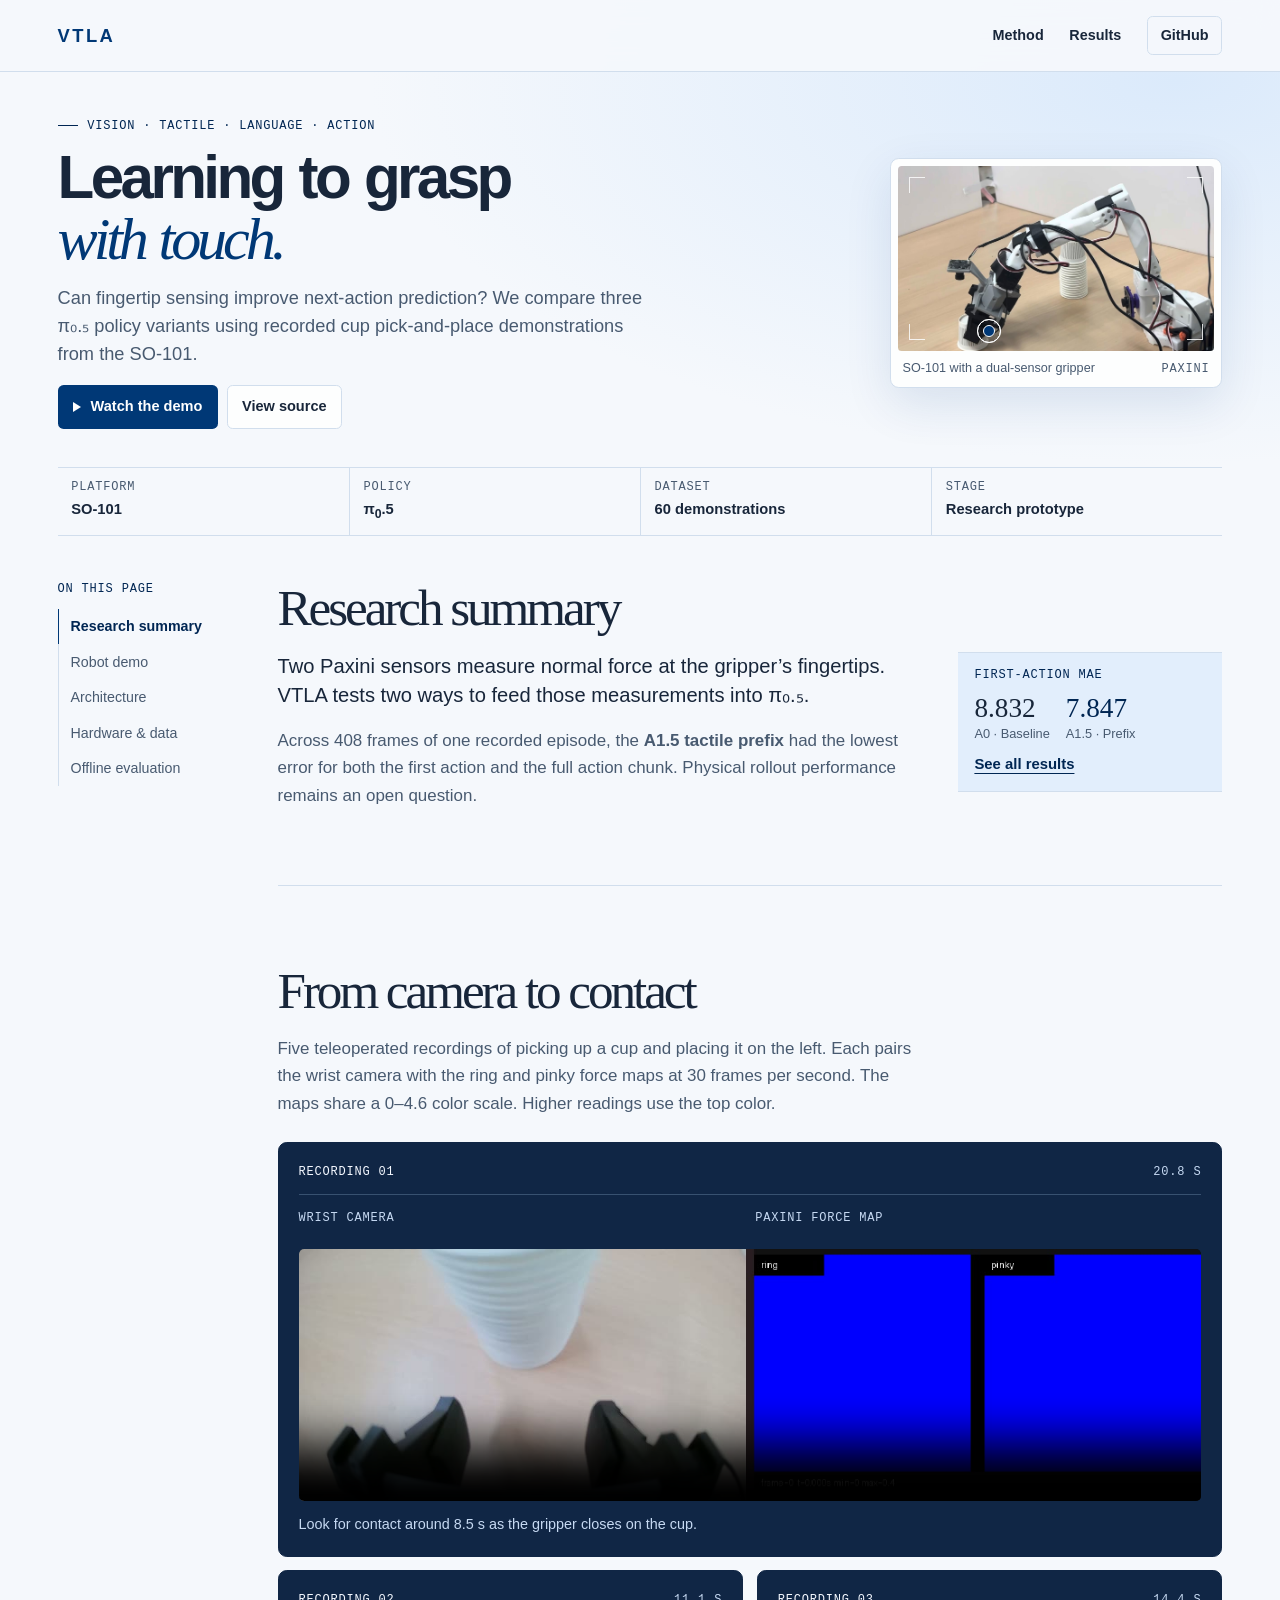
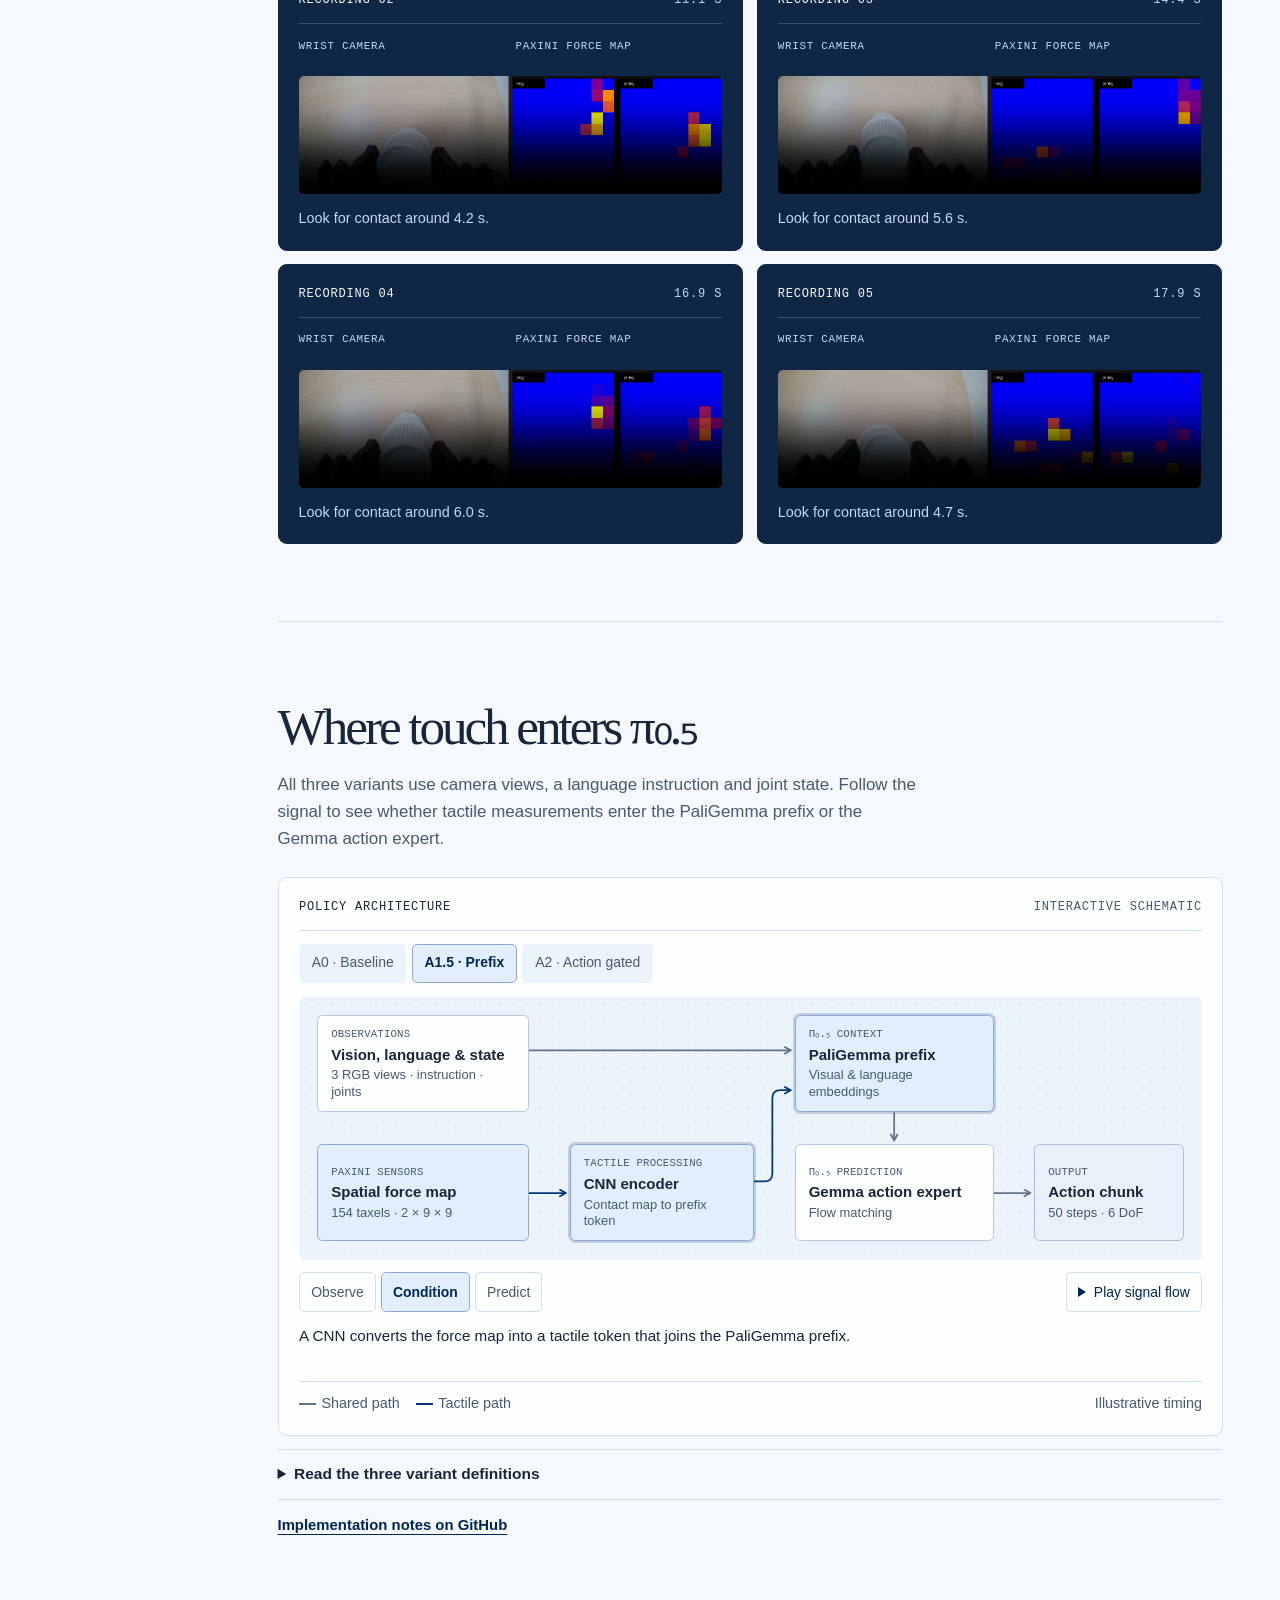
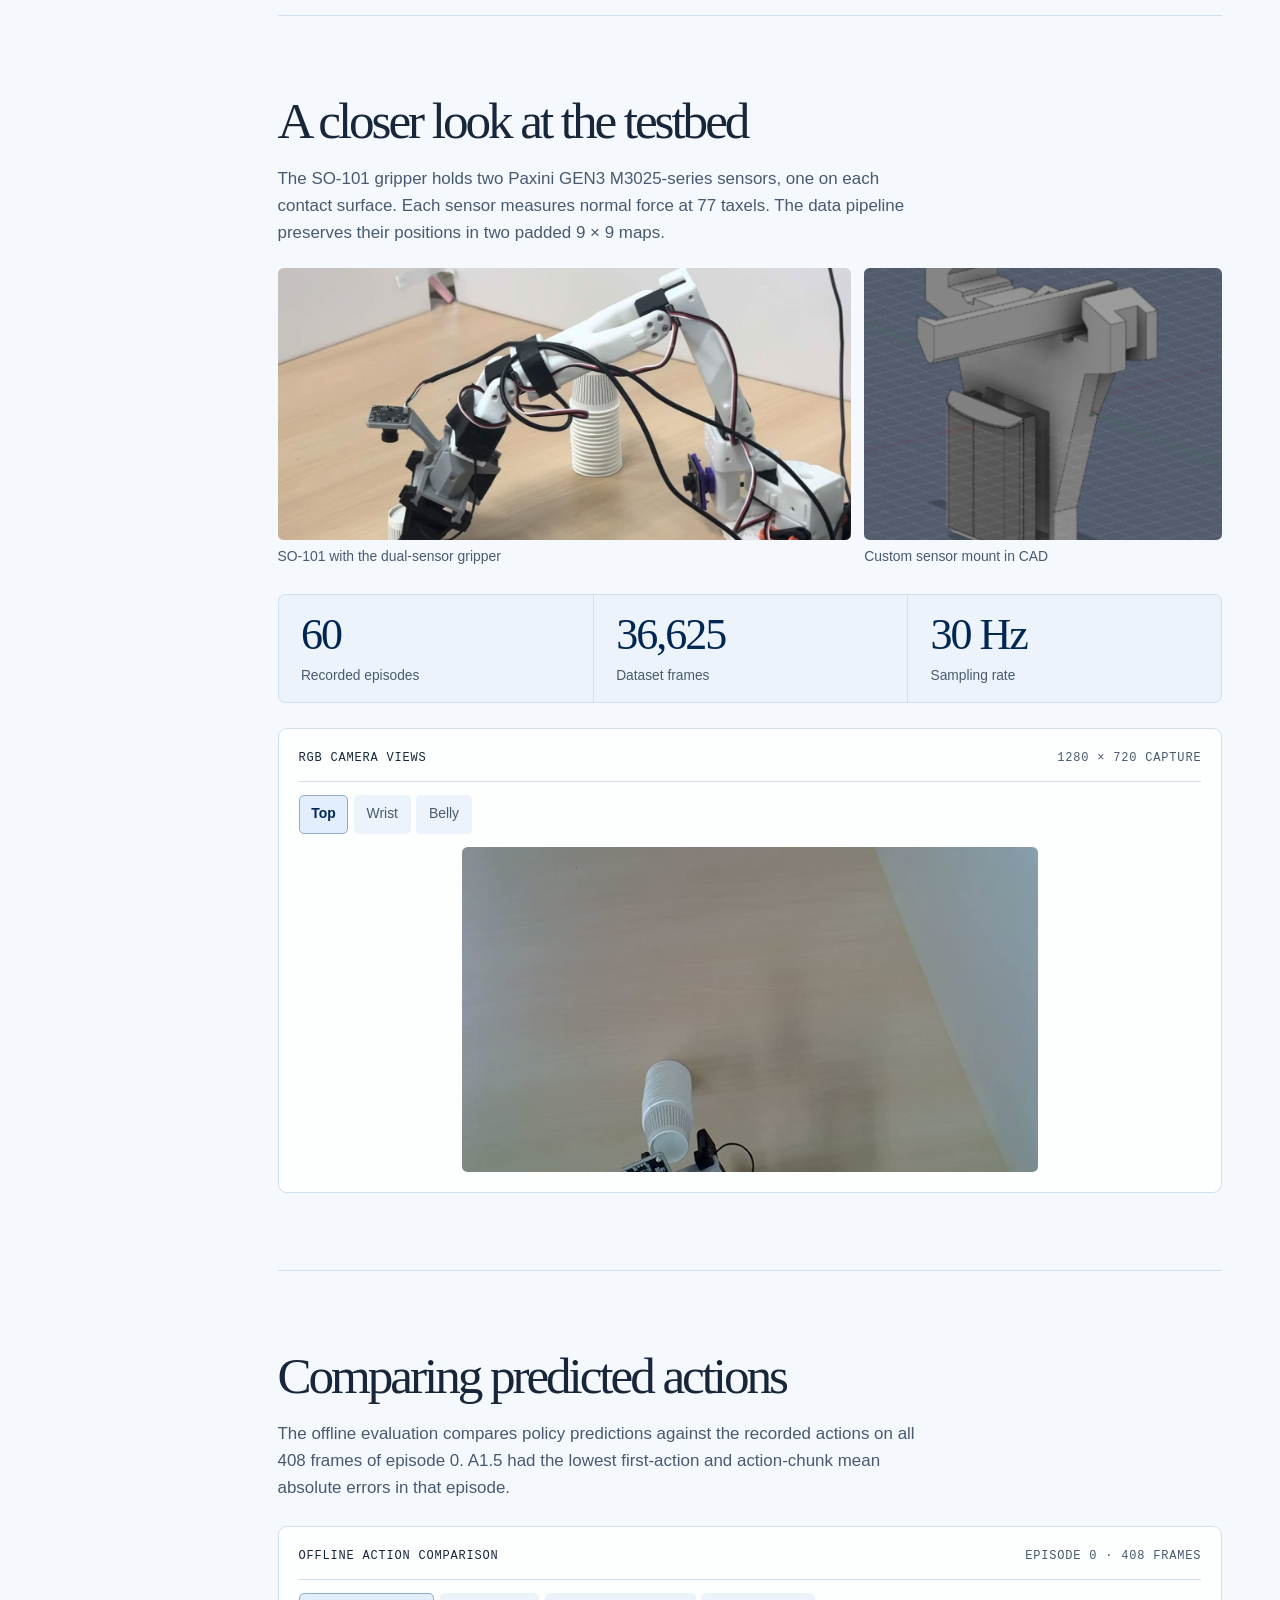
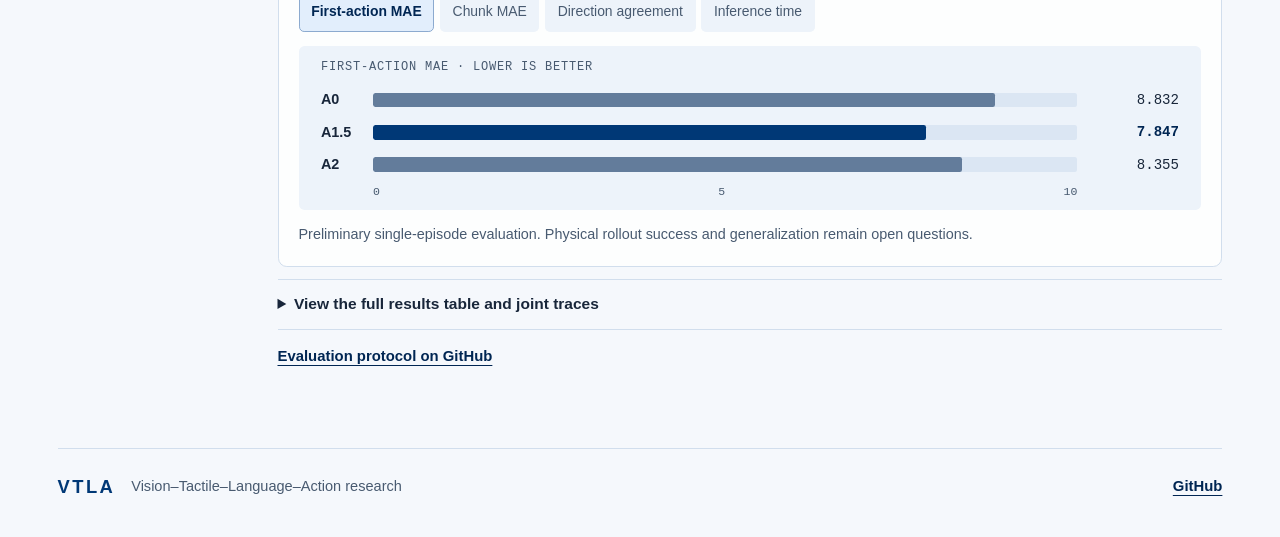
<file: index.html>
<!doctype html>
<html lang="en">
<head>
  <meta charset="utf-8">
  <meta name="viewport" content="width=device-width, initial-scale=1">
  <meta name="theme-color" content="#f5f8fc">
  <meta name="description" content="VTLA studies how fingertip touch can inform a vision-language-action policy for SO-101 manipulation. Explore the robot, tactile signals, and preliminary offline results.">
  <meta property="og:title" content="VTLA — Learning to grasp with touch">
  <meta property="og:description" content="A vision–tactile–language–action research prototype for SO-101, Paxini, and π₀.₅.">
  <meta property="og:image" content="https://jhyeong687.github.io/VTLA/assets/robot.jpg">
  <title>VTLA — Learning to grasp with touch</title>
  <link rel="icon" href="[data-uri]" type="image/png">
  <link rel="stylesheet" href="site.css?v=3">
  <script src="site.js?v=2" defer></script>
</head>
<body id="top">
  <a class="skip" href="#main">Skip to content</a>
  <header class="masthead">
    <a class="wordmark" href="#top">VTLA</a>
    <nav aria-label="Quick links" class="mast-links">
      <a href="#approach">Method</a>
      <a href="#evaluation">Results</a>
      <a class="repo-link" href="https://github.com/jhyeong687/VTLA">GitHub</a>
    </nav>
  </header>
  <div class="reading-progress" aria-hidden="true"><span></span></div>

  <main id="main">
    <section class="hero page-width" aria-labelledby="page-title">
      <div class="hero-intro">
        <p class="eyebrow"><span class="label-rule"></span>Vision · Tactile · Language · Action</p>
        <h1 id="page-title">Learning to grasp <em>with touch.</em></h1>
        <p class="hero-deck">Can fingertip sensing improve next-action prediction? We compare three π₀.₅ policy variants using recorded cup pick-and-place demonstrations from the SO-101.</p>
        <div class="hero-links">
          <a class="button primary" href="#demo"><span class="play-icon" aria-hidden="true"></span>Watch the demo</a>
          <a class="button secondary" href="https://github.com/jhyeong687/VTLA">View source</a>
        </div>
      </div>

      <figure class="hero-figure">
        <div class="hero-image">
          <img src="assets/robot.jpg" width="1400" height="818" alt="SO-101 robot with a tactile gripper reaching for a paper cup">
          <span class="contact-marker" aria-hidden="true"></span>
          <span class="frame-corner top-left" aria-hidden="true"></span>
          <span class="frame-corner top-right" aria-hidden="true"></span>
          <span class="frame-corner bottom-left" aria-hidden="true"></span>
          <span class="frame-corner bottom-right" aria-hidden="true"></span>
        </div>
        <figcaption><span>SO-101 with a dual-sensor gripper</span><span class="caption-meta">Paxini</span></figcaption>
      </figure>
      <dl class="project-meta">
        <div><dt>Platform</dt><dd>SO-101</dd></div>
        <div><dt>Policy</dt><dd>π<sub>0</sub>.5</dd></div>
        <div><dt>Dataset</dt><dd>60 demonstrations</dd></div>
        <div><dt>Stage</dt><dd>Research prototype</dd></div>
      </dl>
    </section>

    <div class="article-layout page-width">
      <aside class="contents">
        <nav aria-label="On this page">
          <p class="eyebrow">On this page</p>
          <a href="#overview" aria-current="location">Research summary</a>
          <a href="#demo">Robot demo</a>
          <a href="#approach">Architecture</a>
          <a href="#hardware">Hardware &amp; data</a>
          <a href="#evaluation">Offline evaluation</a>
        </nav>
      </aside>

      <div class="article">
        <section id="overview" class="chapter">
          <h2>Research summary</h2>
          <div class="summary-grid">
            <div class="summary-copy">
              <p class="lede">Two Paxini sensors measure normal force at the gripper’s fingertips. VTLA tests two ways to feed those measurements into π₀.₅.</p>
              <p>Across 408 frames of one recorded episode, the <strong>A1.5 tactile prefix</strong> had the lowest error for both the first action and the full action chunk. Physical rollout performance remains an open question.</p>
            </div>
            <div class="finding">
              <p class="eyebrow">First-action MAE</p>
              <dl class="finding-values">
                <div><dt>A0 · Baseline</dt><dd>8.832</dd></div>
                <div><dt>A1.5 · Prefix</dt><dd>7.847</dd></div>
              </dl>
              <a class="text-link" href="#evaluation">See all results</a>
            </div>
          </div>
        </section>

        <section id="demo" class="chapter">
          <h2>From camera to contact</h2>
          <p>Five teleoperated recordings of picking up a cup and placing it on the left. Each pairs the wrist camera with the ring and pinky force maps at 30 frames per second. The maps share a 0–4.6 color scale. Higher readings use the top color.</p>
          <figure class="instrument demo" id="demo-player">
            <div class="figure-header"><span>Recording 01</span><span>20.8 s</span></div>
            <div class="demo-grid">
              <p class="feed-label">Wrist camera</p>
              <p class="feed-label">Paxini force map</p>
              <video controls playsinline muted preload="metadata" width="1292" height="360" poster="assets/wrist-tactile-poster.jpg" aria-label="Wrist camera and synchronized ring and pinky force maps">
                <source src="assets/wrist-tactile.mp4" type="video/mp4">
                <a href="assets/wrist-tactile.mp4">Download the synchronized demonstration</a>
              </video>
            </div>
            <div class="transport" hidden>
              <button class="transport-button" type="button"><span class="play-icon" aria-hidden="true"></span><span class="transport-label">Play</span></button>
              <input class="seek" type="range" min="0" max="0" step="any" value="0" disabled aria-label="Seek demonstration">
              <output class="time" aria-label="Playback time">0:00 / 0:00</output>
            </div>
            <figcaption>Look for contact around 8.5 s as the gripper closes on the cup.</figcaption>
          </figure>

          <div class="demo-gallery" aria-label="Additional synchronized recordings">
              <figure class="instrument demo" id="demo-recording-02">
                <div class="figure-header"><span>Recording 02</span><span>11.1 s</span></div>
                <div class="demo-grid">
                  <p class="feed-label">Wrist camera</p>
                  <p class="feed-label">Paxini force map</p>
                  <video controls playsinline muted preload="metadata" width="1292" height="360" poster="assets/wrist-tactile-02-poster.jpg" aria-label="Recording 02: wrist camera and synchronized force maps">
                    <source src="assets/wrist-tactile-02.mp4" type="video/mp4">
                    <a href="assets/wrist-tactile-02.mp4">Download recording 02</a>
                  </video>
                </div>
                <div class="transport" hidden>
                  <button class="transport-button" type="button"><span class="play-icon" aria-hidden="true"></span><span class="transport-label">Play</span></button>
                  <input class="seek" type="range" min="0" max="0" step="any" value="0" disabled aria-label="Seek recording 02">
                  <output class="time" aria-label="Playback time">0:00 / 0:00</output>
                </div>
                <figcaption>Look for contact around 4.2 s.</figcaption>
              </figure>
              <figure class="instrument demo" id="demo-recording-03">
                <div class="figure-header"><span>Recording 03</span><span>14.4 s</span></div>
                <div class="demo-grid">
                  <p class="feed-label">Wrist camera</p>
                  <p class="feed-label">Paxini force map</p>
                  <video controls playsinline muted preload="metadata" width="1292" height="360" poster="assets/wrist-tactile-03-poster.jpg" aria-label="Recording 03: wrist camera and synchronized force maps">
                    <source src="assets/wrist-tactile-03.mp4" type="video/mp4">
                    <a href="assets/wrist-tactile-03.mp4">Download recording 03</a>
                  </video>
                </div>
                <div class="transport" hidden>
                  <button class="transport-button" type="button"><span class="play-icon" aria-hidden="true"></span><span class="transport-label">Play</span></button>
                  <input class="seek" type="range" min="0" max="0" step="any" value="0" disabled aria-label="Seek recording 03">
                  <output class="time" aria-label="Playback time">0:00 / 0:00</output>
                </div>
                <figcaption>Look for contact around 5.6 s.</figcaption>
              </figure>
              <figure class="instrument demo" id="demo-recording-04">
                <div class="figure-header"><span>Recording 04</span><span>16.9 s</span></div>
                <div class="demo-grid">
                  <p class="feed-label">Wrist camera</p>
                  <p class="feed-label">Paxini force map</p>
                  <video controls playsinline muted preload="metadata" width="1292" height="360" poster="assets/wrist-tactile-04-poster.jpg" aria-label="Recording 04: wrist camera and synchronized force maps">
                    <source src="assets/wrist-tactile-04.mp4" type="video/mp4">
                    <a href="assets/wrist-tactile-04.mp4">Download recording 04</a>
                  </video>
                </div>
                <div class="transport" hidden>
                  <button class="transport-button" type="button"><span class="play-icon" aria-hidden="true"></span><span class="transport-label">Play</span></button>
                  <input class="seek" type="range" min="0" max="0" step="any" value="0" disabled aria-label="Seek recording 04">
                  <output class="time" aria-label="Playback time">0:00 / 0:00</output>
                </div>
                <figcaption>Look for contact around 6.0 s.</figcaption>
              </figure>
              <figure class="instrument demo" id="demo-recording-05">
                <div class="figure-header"><span>Recording 05</span><span>17.9 s</span></div>
                <div class="demo-grid">
                  <p class="feed-label">Wrist camera</p>
                  <p class="feed-label">Paxini force map</p>
                  <video controls playsinline muted preload="metadata" width="1292" height="360" poster="assets/wrist-tactile-05-poster.jpg" aria-label="Recording 05: wrist camera and synchronized force maps">
                    <source src="assets/wrist-tactile-05.mp4" type="video/mp4">
                    <a href="assets/wrist-tactile-05.mp4">Download recording 05</a>
                  </video>
                </div>
                <div class="transport" hidden>
                  <button class="transport-button" type="button"><span class="play-icon" aria-hidden="true"></span><span class="transport-label">Play</span></button>
                  <input class="seek" type="range" min="0" max="0" step="any" value="0" disabled aria-label="Seek recording 05">
                  <output class="time" aria-label="Playback time">0:00 / 0:00</output>
                </div>
                <figcaption>Look for contact around 4.7 s.</figcaption>
              </figure>
          </div>
        </section>

        <section id="approach" class="chapter">
          <h2>Where touch enters π₀.₅</h2>
          <p>All three variants use camera views, a language instruction and joint state. Follow the signal to see whether tactile measurements enter the PaliGemma prefix or the Gemma action expert.</p>
          <figure class="instrument architecture" id="architecture" data-variant="prefix">
            <div class="figure-header"><span>Policy architecture</span><span>Interactive schematic</span></div>
            <fieldset class="selectors variant-select" hidden>
              <legend class="sr-only">Policy variant</legend>
              <label><input type="radio" name="variant" value="baseline"><span>A0 · Baseline</span></label>
              <label><input type="radio" name="variant" value="prefix" checked><span>A1.5 · Prefix</span></label>
              <label><input type="radio" name="variant" value="gated"><span>A2 · Action gated</span></label>
            </fieldset>
            <div class="flow" data-stage="condition" hidden>
              <svg class="flow-connections" aria-hidden="true" focusable="false">
                <defs>
                  <marker id="arrow-common" markerUnits="userSpaceOnUse" viewBox="0 0 10 10" refX="8" refY="5" markerWidth="10" markerHeight="10" orient="auto">
                    <path d="M 2 1.75 L 8 5 L 2 8.25" stroke-linecap="round" stroke-linejoin="round"/>
                  </marker>
                  <marker id="arrow-touch" markerUnits="userSpaceOnUse" viewBox="0 0 10 10" refX="8" refY="5" markerWidth="10" markerHeight="10" orient="auto">
                    <path d="M 2 1.75 L 8 5 L 2 8.25" stroke-linecap="round" stroke-linejoin="round"/>
                  </marker>
                </defs>
              </svg>
              <div class="flow-node context"><small>Observations</small><strong>Vision, language &amp; state</strong><span>3 RGB views · instruction · joints</span></div>
              <div class="flow-node touch"><small>Paxini sensors</small><strong>Spatial force map</strong><span>154 taxels · 2 × 9 × 9</span></div>
              <div class="flow-node encoder"><small>Tactile processing</small><strong data-encoder-title>CNN encoder</strong><span data-encoder-detail>Contact map to prefix token</span></div>
              <div class="flow-node prefix"><small>π₀.₅ context</small><strong>PaliGemma prefix</strong><span>Visual &amp; language embeddings</span></div>
              <div class="flow-node expert"><small>π₀.₅ prediction</small><strong>Gemma action expert</strong><span>Flow matching</span></div>
              <div class="flow-node action"><small>Output</small><strong>Action chunk</strong><span>50 steps · 6 DoF</span></div>
            </div>
            <div class="flow-controls" hidden>
              <div class="flow-steps" role="group" aria-label="Steps in the signal flow">
                <button type="button" data-step="observe" aria-pressed="false">Observe</button>
                <button type="button" data-step="condition" aria-pressed="true">Condition</button>
                <button type="button" data-step="predict" aria-pressed="false">Predict</button>
              </div>
              <button type="button" class="flow-play"><span class="play-icon" aria-hidden="true"></span><span data-flow-play-label>Play signal flow</span></button>
            </div>
            <p class="flow-step-note" data-flow-step aria-live="off" hidden></p>
            <figcaption>
              <span data-flow-fallback>A1.5 encodes the tactile map with a CNN and inserts the resulting token into the PaliGemma prefix.</span>
              <span class="flow-legend" hidden>
                <span class="shared">Shared path</span><span class="tactile">Tactile path</span><span class="flow-timing">Illustrative timing</span>
              </span>
            </figcaption>
          </figure>
          <details class="disclosure">
            <summary>Read the three variant definitions</summary>
            <dl>
              <dt>A0 · Baseline</dt><dd>Uses vision, language and robot joint state without tactile input.</dd>
              <dt>A1.5 · Tactile prefix</dt><dd>Encodes the tactile map with a CNN and inserts the resulting token into the PaliGemma prefix.</dd>
              <dt>A2 · Action gated</dt><dd>Uses local and global contact statistics to gate conditioning in the Gemma action expert.</dd>
            </dl>
          </details>
          <a class="text-link" href="https://github.com/jhyeong687/VTLA/blob/main/docs/tactile_pi05/ARCHITECTURE.md">Implementation notes on GitHub</a>
        </section>

        <section id="hardware" class="chapter">
          <h2>A closer look at the testbed</h2>
          <p>The SO-101 gripper holds two Paxini GEN3 M3025-series sensors, one on each contact surface. Each sensor measures normal force at 77 taxels. The data pipeline preserves their positions in two padded 9 × 9 maps.</p>
          <div class="hardware-gallery">
            <figure><img loading="lazy" src="assets/robot.jpg" width="1400" height="818" alt="SO-101 arm and its custom gripper on the cup testbed"><figcaption>SO-101 with the dual-sensor gripper</figcaption></figure>
            <figure><img loading="lazy" src="assets/mount.jpg" width="778" height="822" alt="CAD render of the custom tactile sensor mount"><figcaption>Custom sensor mount in CAD</figcaption></figure>
          </div>
          <dl class="key-facts hardware-facts">
            <div><dt>60</dt><dd>Recorded episodes</dd></div>
            <div><dt>36,625</dt><dd>Dataset frames</dd></div>
            <div><dt>30 Hz</dt><dd>Sampling rate</dd></div>
          </dl>
          <figure class="instrument camera-viewer">
            <div class="figure-header"><span>RGB camera views</span><span>1280 × 720 capture</span></div>
            <fieldset class="selectors camera-select">
              <legend class="sr-only">Camera view</legend>
              <label><input type="radio" name="camera" value="top" checked><span>Top</span></label>
              <label><input type="radio" name="camera" value="wrist"><span>Wrist</span></label>
              <label><input type="radio" name="camera" value="belly"><span>Belly</span></label>
            </fieldset>
            <div class="camera-frame">
              <img class="camera-top" loading="lazy" src="assets/camera_top.jpg" width="720" height="406" alt="Top camera view of the SO-101 workspace">
              <img class="camera-wrist" loading="lazy" src="assets/camera_wrist.jpg" width="720" height="406" alt="Wrist camera view from the gripper">
              <img class="camera-belly" loading="lazy" src="assets/camera_belly.jpg" width="720" height="406" alt="Belly camera view of the SO-101 testbed">
            </div>
          </figure>
        </section>

        <section id="evaluation" class="chapter">
          <h2>Comparing predicted actions</h2>
          <p>The offline evaluation compares policy predictions against the recorded actions on all 408 frames of episode 0. A1.5 had the lowest first-action and action-chunk mean absolute errors in that episode.</p>
          <figure class="instrument evaluation">
            <div class="figure-header"><span>Offline action comparison</span><span>Episode 0 · 408 frames</span></div>
            <fieldset class="selectors metric-select" hidden>
              <legend class="sr-only">Evaluation metric</legend>
              <label><input type="radio" name="metric" value="first" checked><span>First-action MAE</span></label>
              <label><input type="radio" name="metric" value="chunk"><span>Chunk MAE</span></label>
              <label><input type="radio" name="metric" value="direction"><span>Direction agreement</span></label>
              <label><input type="radio" name="metric" value="time"><span>Inference time</span></label>
            </fieldset>
            <div class="chart">
              <p class="chart-label" aria-live="polite">First-action MAE · lower is better</p>
              <div class="chart-row" data-model="a0"><span>A0</span><div class="bar-track"><div class="bar" style="--bar-width:88.32%"></div></div><output>8.832</output></div>
              <div class="chart-row featured" data-model="prefix"><span>A1.5</span><div class="bar-track"><div class="bar" style="--bar-width:78.47%"></div></div><output>7.847</output></div>
              <div class="chart-row" data-model="a2"><span>A2</span><div class="bar-track"><div class="bar" style="--bar-width:83.55%"></div></div><output>8.355</output></div>
              <div class="chart-axis" aria-hidden="true"><span>0</span><span>5</span><span>10</span></div>
            </div>
            <figcaption>Preliminary single-episode evaluation. Physical rollout success and generalization remain open questions.</figcaption>
          </figure>
          <details class="disclosure">
            <summary>View the full results table and joint traces</summary>
            <div class="table-scroll" tabindex="0" role="region" aria-label="Full offline results">
              <table id="results">
                <caption class="sr-only">Offline predictions on episode 0</caption>
                <thead><tr><th scope="col">Model</th><th scope="col">First MAE</th><th scope="col">Chunk MAE</th><th scope="col">Direction</th><th scope="col">Mean inference</th></tr></thead>
                <tbody>
                  <tr data-model="a0"><th scope="row">A0</th><td data-metric="first">8.832</td><td data-metric="chunk">9.094</td><td data-metric="direction">55.22%</td><td data-metric="time">0.191 s</td></tr>
                  <tr data-model="prefix"><th scope="row">A1.5</th><td data-metric="first">7.847</td><td data-metric="chunk">8.420</td><td data-metric="direction">56.52%</td><td data-metric="time">0.203 s</td></tr>
                  <tr data-model="a2"><th scope="row">A2</th><td data-metric="first">8.355</td><td data-metric="chunk">8.915</td><td data-metric="direction">55.18%</td><td data-metric="time">0.198 s</td></tr>
                </tbody>
              </table>
            </div>
            <figure class="traces"><img loading="lazy" src="assets/joint-traces.jpg" width="1400" height="1680" alt="A1.5 predicted and demonstrated first actions for each joint over the evaluated episode"><figcaption>A1.5 joint-wise prediction traces</figcaption></figure>
          </details>
          <a class="text-link" href="https://github.com/jhyeong687/VTLA/blob/main/docs/tactile_pi05/OFFLINE_EVAL_HANDOFF.md">Evaluation protocol on GitHub</a>
        </section>
      </div>
    </div>
  </main>
  <footer class="footer page-width">
    <a class="wordmark" href="#top">VTLA</a>
    <p>Vision–Tactile–Language–Action research</p>
    <a class="text-link" href="https://github.com/jhyeong687/VTLA">GitHub</a>
  </footer>
</body>
</html>
</file>
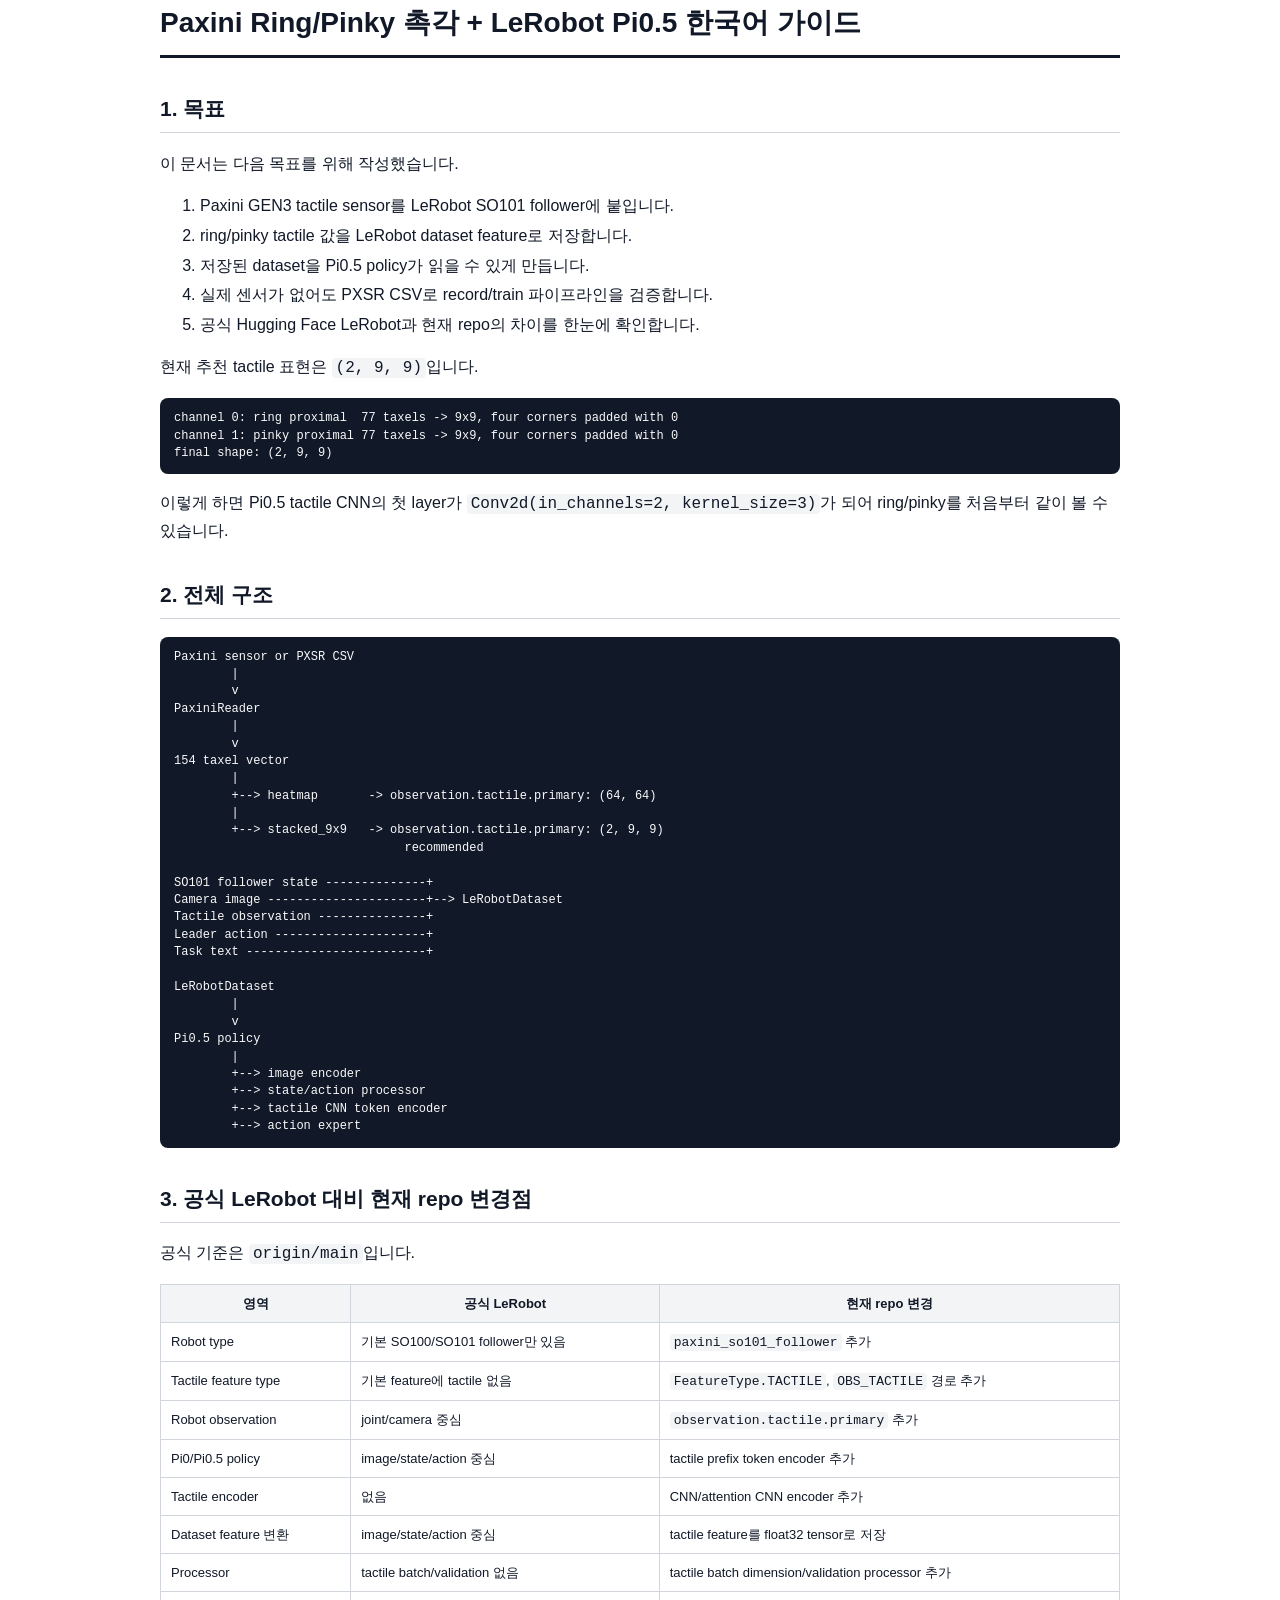
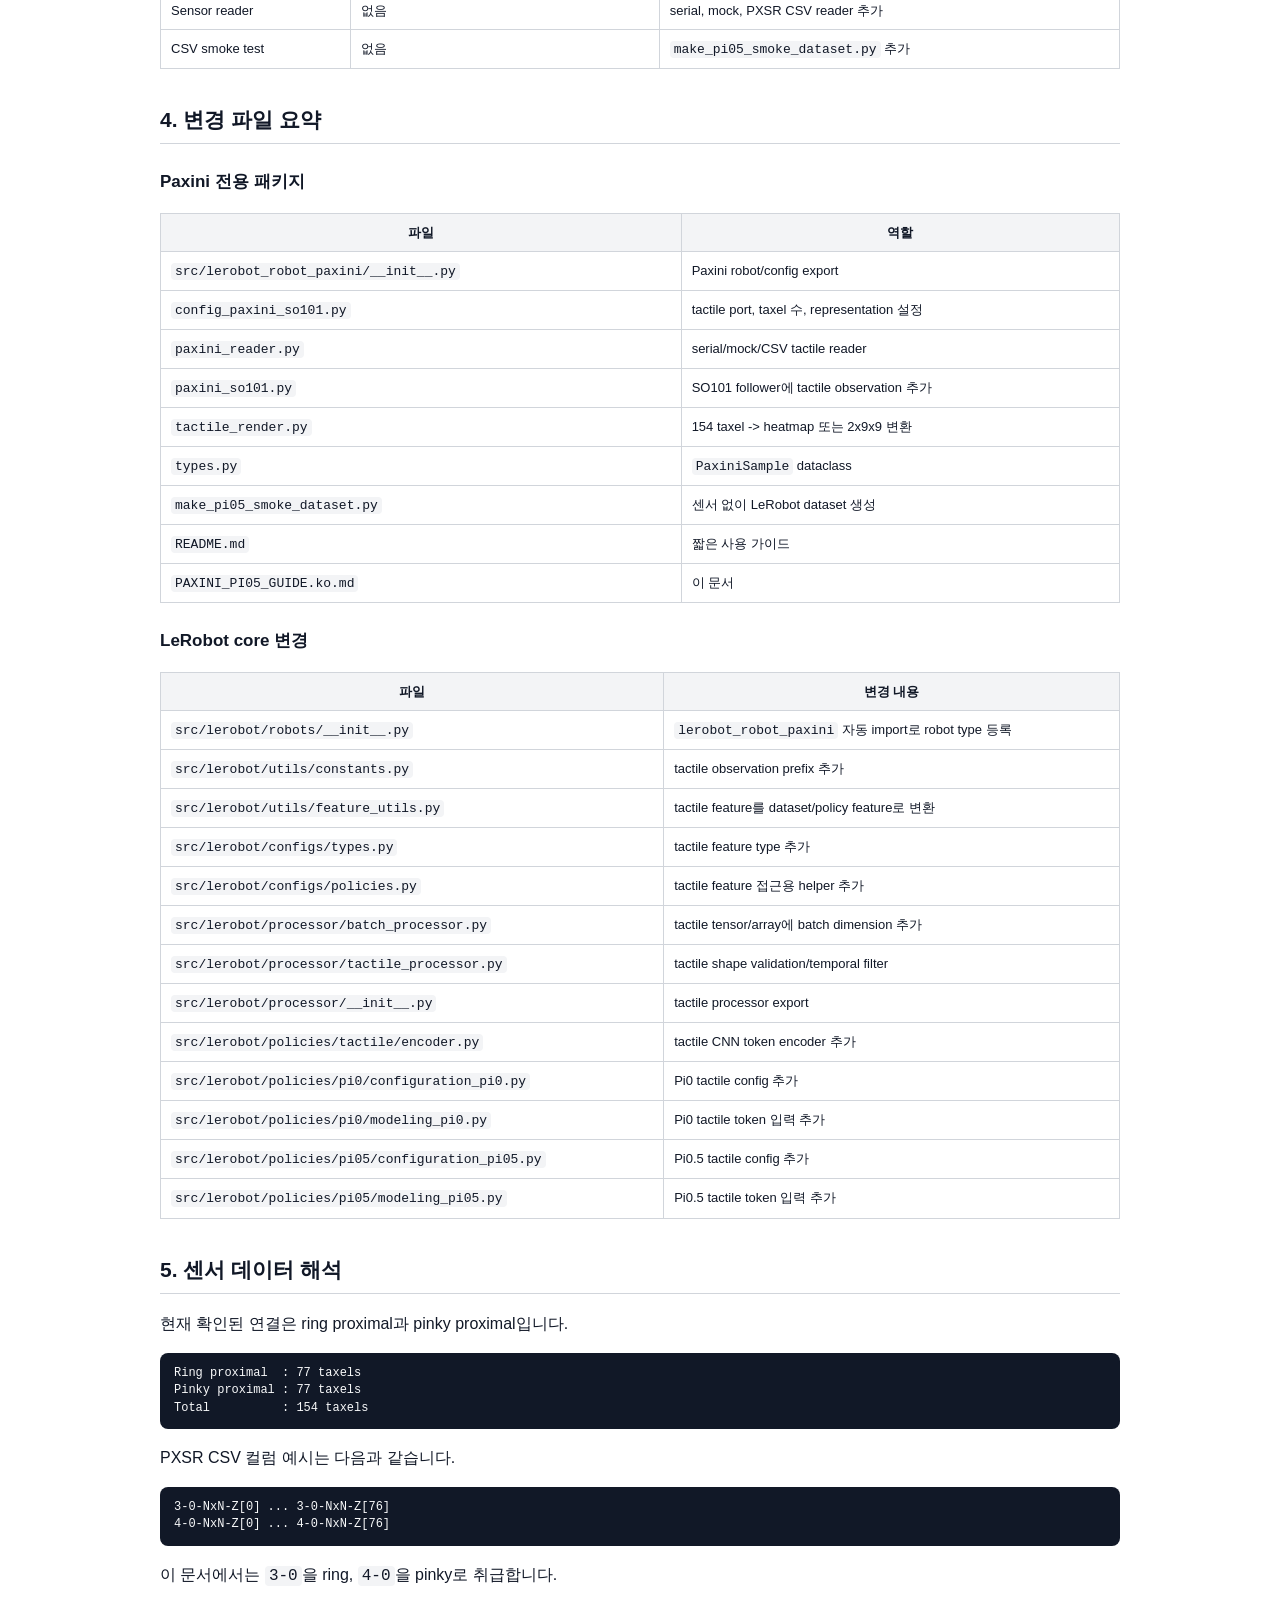
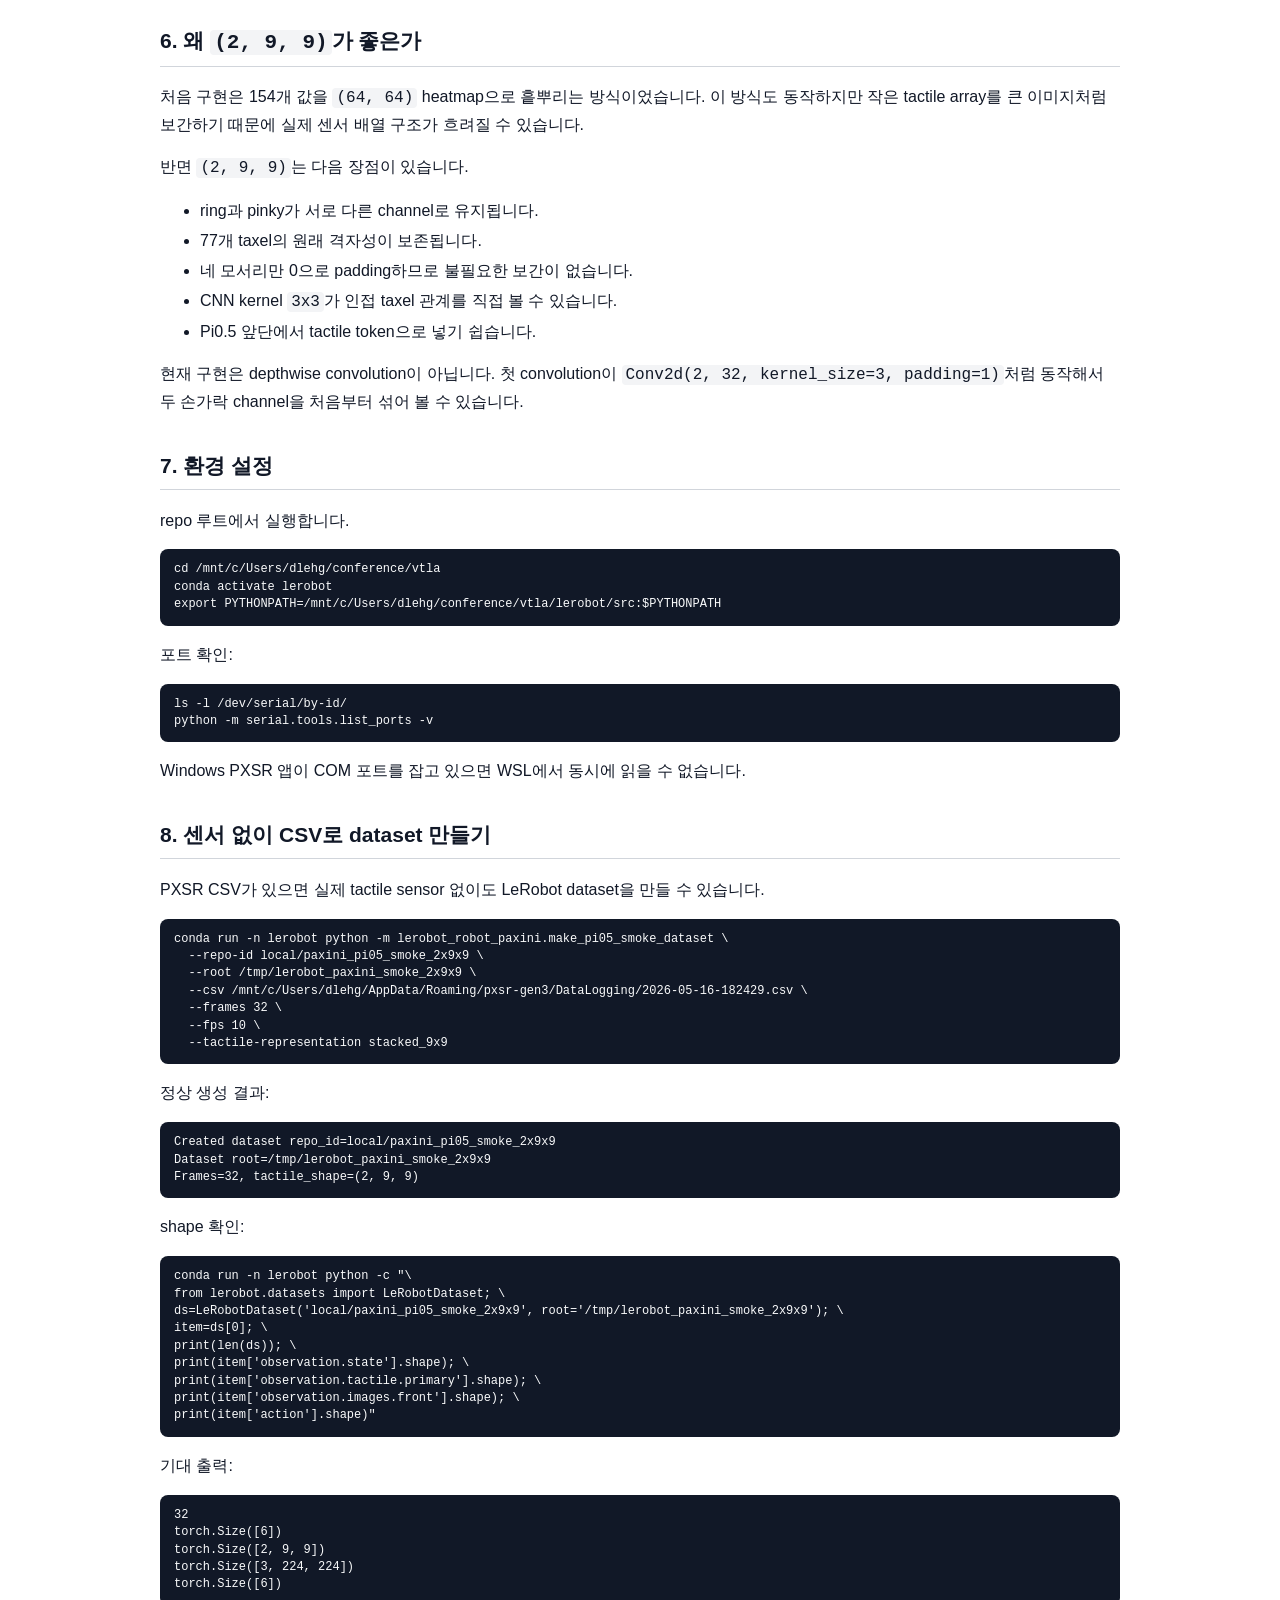
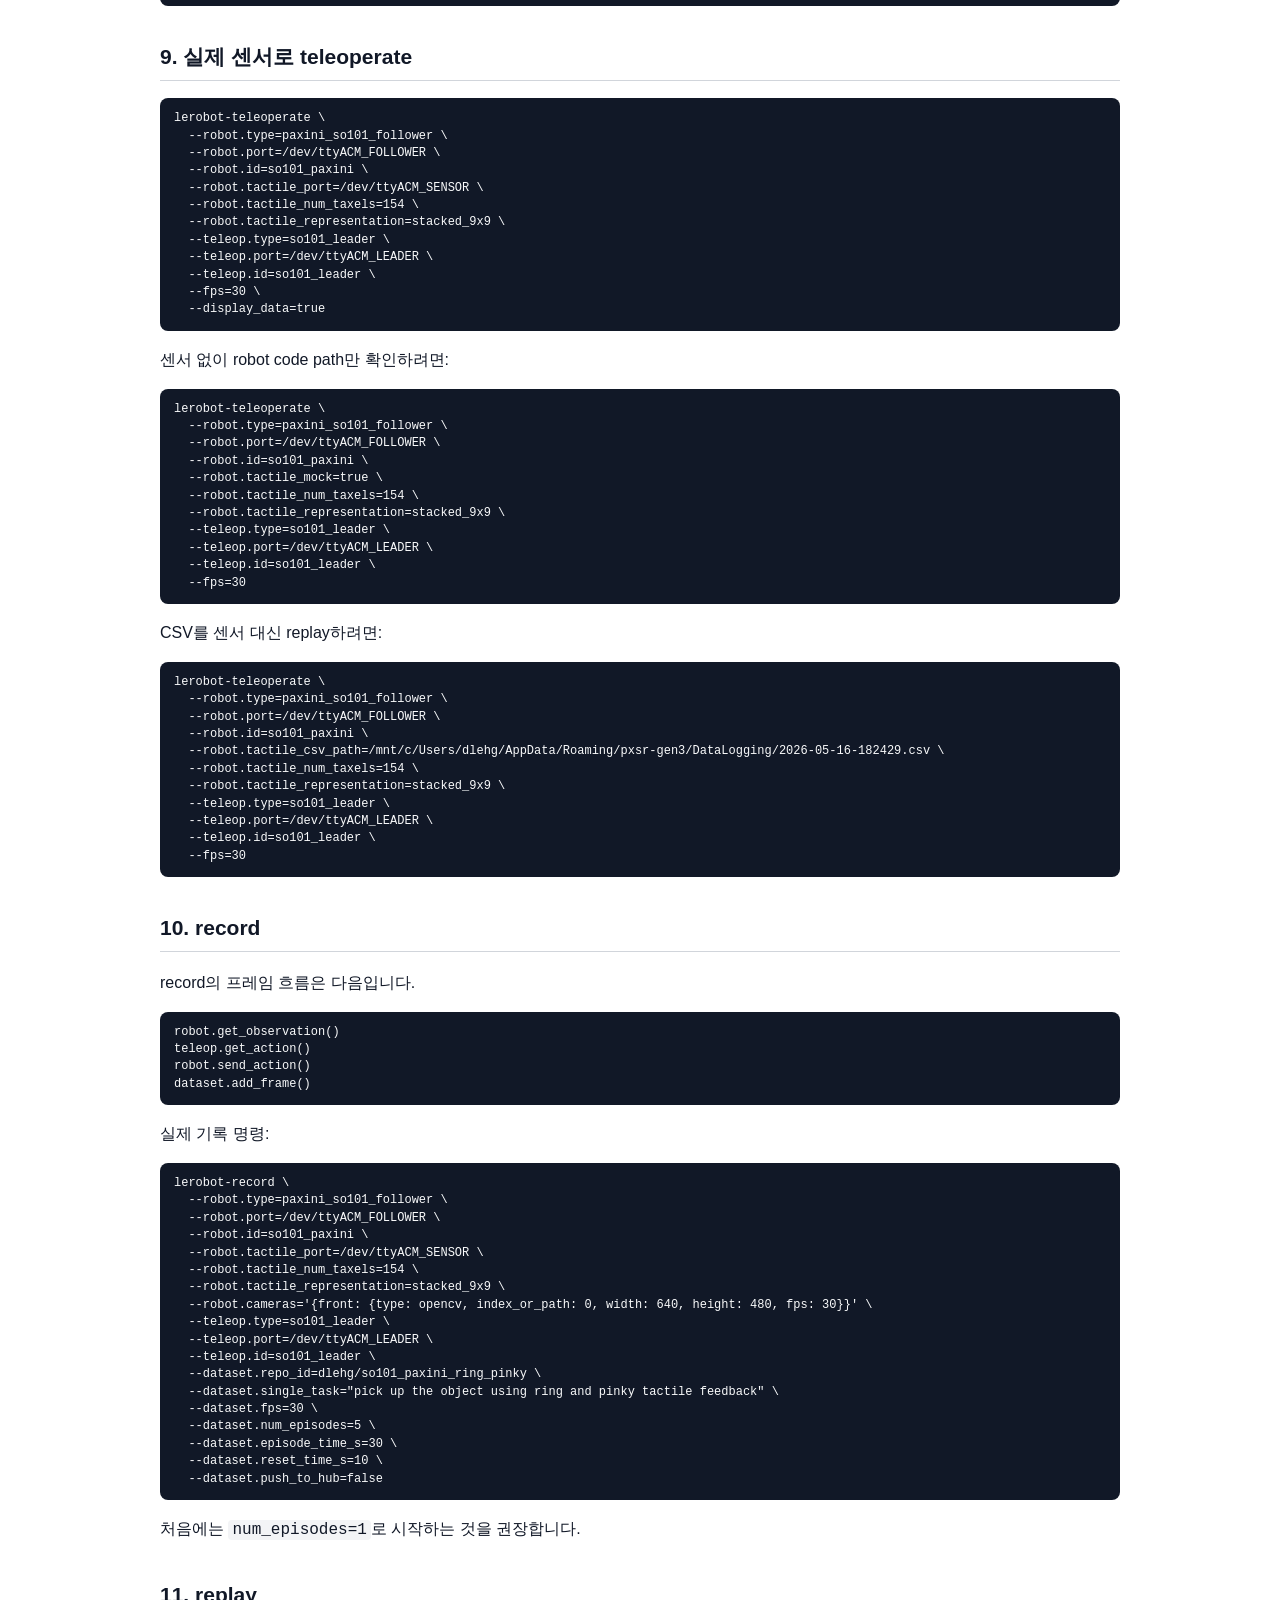
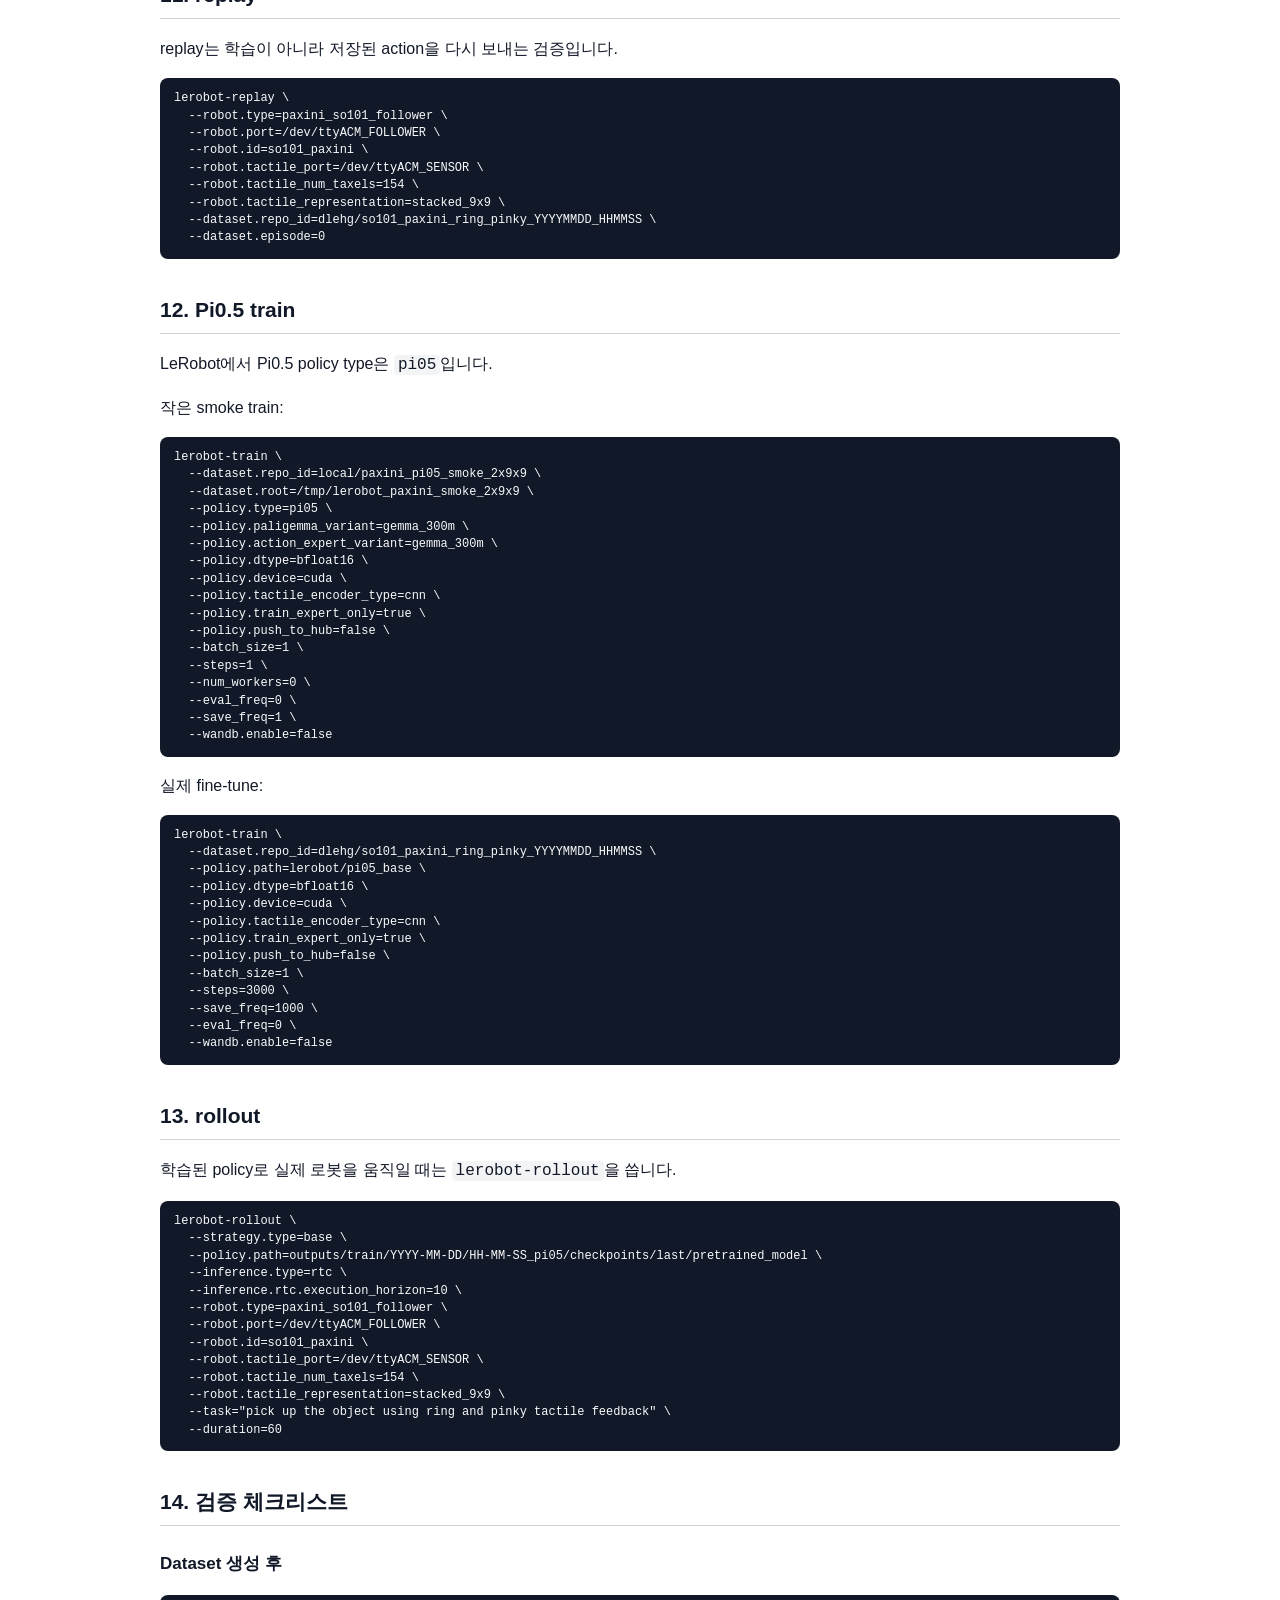
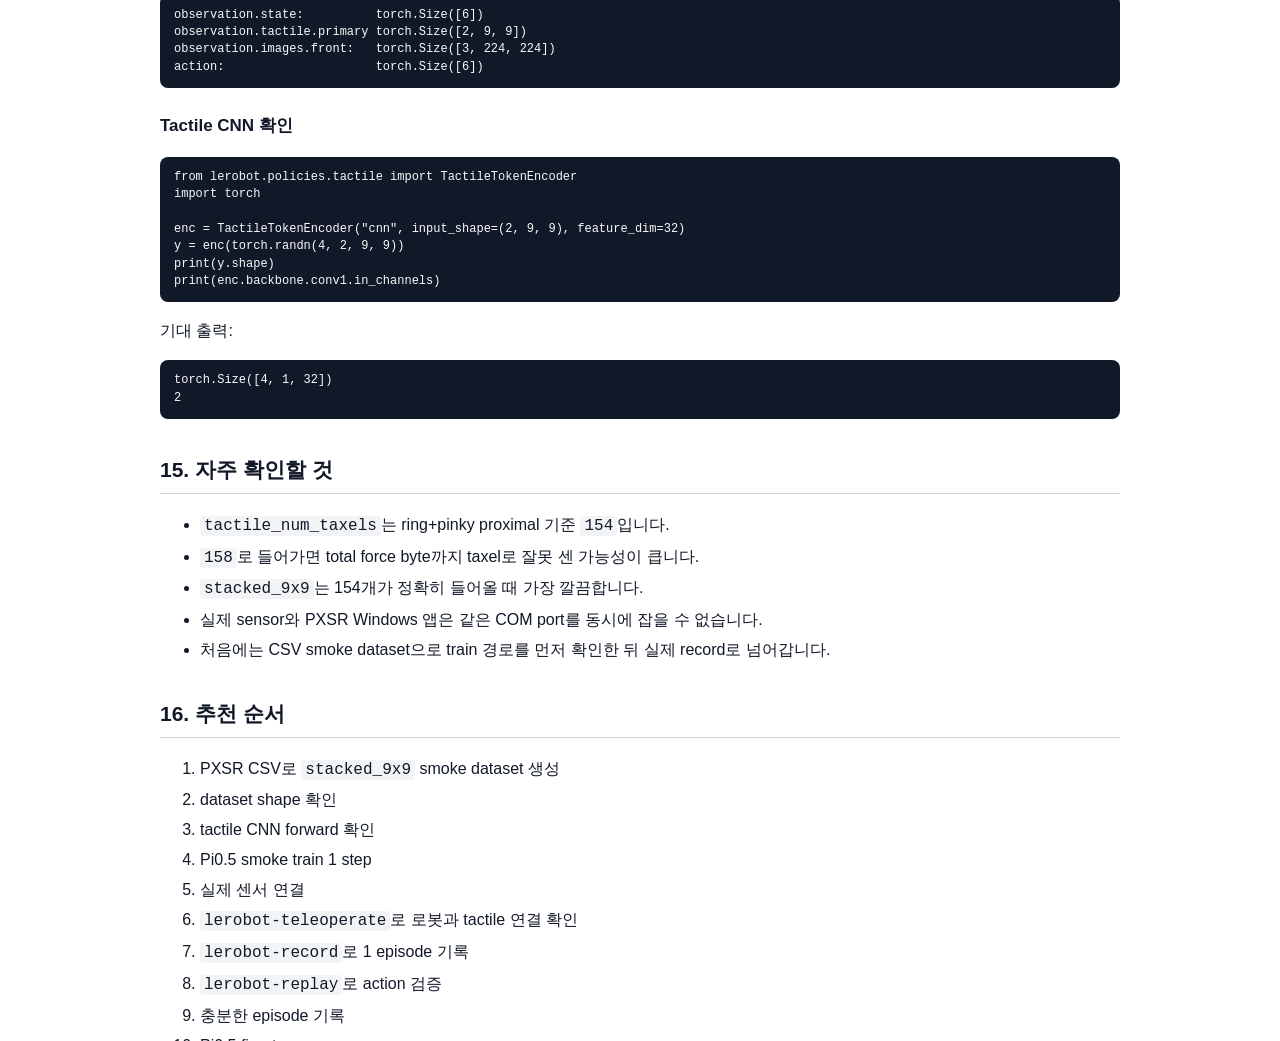
<file: src/lerobot_robot_paxini/PAXINI_PI05_GUIDE.ko.html>
<!doctype html><html lang="ko"><head><meta charset="utf-8"><title>Paxini Pi0.5 Guide</title><style>
@page { size: A4; margin: 18mm 16mm; }
body { font-family: "Segoe UI", "Malgun Gothic", Arial, sans-serif; color: #111827; line-height: 1.62; max-width: 960px; margin: 0 auto; }
h1 { font-size: 28px; border-bottom: 3px solid #111827; padding-bottom: 10px; margin-top: 0; }
h2 { font-size: 21px; margin-top: 34px; border-bottom: 1px solid #d1d5db; padding-bottom: 6px; }
h3 { font-size: 17px; margin-top: 24px; }
code { font-family: "Cascadia Mono", Consolas, monospace; background: #f3f4f6; padding: 1px 4px; border-radius: 4px; }
pre { background: #111827; color: #f9fafb; padding: 12px 14px; border-radius: 8px; overflow-x: auto; font-size: 12px; line-height: 1.45; }
pre code { background: transparent; color: inherit; padding: 0; }
table { border-collapse: collapse; width: 100%; margin: 14px 0; font-size: 13px; }
th, td { border: 1px solid #d1d5db; padding: 8px 10px; vertical-align: top; }
th { background: #f3f4f6; }
li { margin: 4px 0; }
</style></head><body><h1>Paxini Ring/Pinky 촉각 + LeRobot Pi0.5 한국어 가이드</h1>
<h2>1. 목표</h2>
<p>이 문서는 다음 목표를 위해 작성했습니다.</p>
<ol>
<li>Paxini GEN3 tactile sensor를 LeRobot SO101 follower에 붙입니다.</li>
<li>ring/pinky tactile 값을 LeRobot dataset feature로 저장합니다.</li>
<li>저장된 dataset을 Pi0.5 policy가 읽을 수 있게 만듭니다.</li>
<li>실제 센서가 없어도 PXSR CSV로 record/train 파이프라인을 검증합니다.</li>
<li>공식 Hugging Face LeRobot과 현재 repo의 차이를 한눈에 확인합니다.</li>
</ol>
<p>현재 추천 tactile 표현은 <code>(2, 9, 9)</code>입니다.</p>
<pre><code class="language-text">channel 0: ring proximal  77 taxels -&gt; 9x9, four corners padded with 0
channel 1: pinky proximal 77 taxels -&gt; 9x9, four corners padded with 0
final shape: (2, 9, 9)
</code></pre>
<p>이렇게 하면 Pi0.5 tactile CNN의 첫 layer가 <code>Conv2d(in_channels=2, kernel_size=3)</code>가 되어 ring/pinky를 처음부터 같이 볼 수 있습니다.</p>
<h2>2. 전체 구조</h2>
<pre><code class="language-text">Paxini sensor or PXSR CSV
        |
        v
PaxiniReader
        |
        v
154 taxel vector
        |
        +--&gt; heatmap       -&gt; observation.tactile.primary: (64, 64)
        |
        +--&gt; stacked_9x9   -&gt; observation.tactile.primary: (2, 9, 9)
                                recommended

SO101 follower state --------------+
Camera image ----------------------+--&gt; LeRobotDataset
Tactile observation ---------------+
Leader action ---------------------+
Task text -------------------------+

LeRobotDataset
        |
        v
Pi0.5 policy
        |
        +--&gt; image encoder
        +--&gt; state/action processor
        +--&gt; tactile CNN token encoder
        +--&gt; action expert
</code></pre>
<h2>3. 공식 LeRobot 대비 현재 repo 변경점</h2>
<p>공식 기준은 <code>origin/main</code>입니다.</p>
<table>
<thead>
<tr>
<th>영역</th>
<th>공식 LeRobot</th>
<th>현재 repo 변경</th>
</tr>
</thead>
<tbody>
<tr>
<td>Robot type</td>
<td>기본 SO100/SO101 follower만 있음</td>
<td><code>paxini_so101_follower</code> 추가</td>
</tr>
<tr>
<td>Tactile feature type</td>
<td>기본 feature에 tactile 없음</td>
<td><code>FeatureType.TACTILE</code>, <code>OBS_TACTILE</code> 경로 추가</td>
</tr>
<tr>
<td>Robot observation</td>
<td>joint/camera 중심</td>
<td><code>observation.tactile.primary</code> 추가</td>
</tr>
<tr>
<td>Pi0/Pi0.5 policy</td>
<td>image/state/action 중심</td>
<td>tactile prefix token encoder 추가</td>
</tr>
<tr>
<td>Tactile encoder</td>
<td>없음</td>
<td>CNN/attention CNN encoder 추가</td>
</tr>
<tr>
<td>Dataset feature 변환</td>
<td>image/state/action 중심</td>
<td>tactile feature를 float32 tensor로 저장</td>
</tr>
<tr>
<td>Processor</td>
<td>tactile batch/validation 없음</td>
<td>tactile batch dimension/validation processor 추가</td>
</tr>
<tr>
<td>Sensor reader</td>
<td>없음</td>
<td>serial, mock, PXSR CSV reader 추가</td>
</tr>
<tr>
<td>CSV smoke test</td>
<td>없음</td>
<td><code>make_pi05_smoke_dataset.py</code> 추가</td>
</tr>
</tbody>
</table>
<h2>4. 변경 파일 요약</h2>
<h3>Paxini 전용 패키지</h3>
<table>
<thead>
<tr>
<th>파일</th>
<th>역할</th>
</tr>
</thead>
<tbody>
<tr>
<td><code>src/lerobot_robot_paxini/__init__.py</code></td>
<td>Paxini robot/config export</td>
</tr>
<tr>
<td><code>config_paxini_so101.py</code></td>
<td>tactile port, taxel 수, representation 설정</td>
</tr>
<tr>
<td><code>paxini_reader.py</code></td>
<td>serial/mock/CSV tactile reader</td>
</tr>
<tr>
<td><code>paxini_so101.py</code></td>
<td>SO101 follower에 tactile observation 추가</td>
</tr>
<tr>
<td><code>tactile_render.py</code></td>
<td>154 taxel -&gt; heatmap 또는 2x9x9 변환</td>
</tr>
<tr>
<td><code>types.py</code></td>
<td><code>PaxiniSample</code> dataclass</td>
</tr>
<tr>
<td><code>make_pi05_smoke_dataset.py</code></td>
<td>센서 없이 LeRobot dataset 생성</td>
</tr>
<tr>
<td><code>README.md</code></td>
<td>짧은 사용 가이드</td>
</tr>
<tr>
<td><code>PAXINI_PI05_GUIDE.ko.md</code></td>
<td>이 문서</td>
</tr>
</tbody>
</table>
<h3>LeRobot core 변경</h3>
<table>
<thead>
<tr>
<th>파일</th>
<th>변경 내용</th>
</tr>
</thead>
<tbody>
<tr>
<td><code>src/lerobot/robots/__init__.py</code></td>
<td><code>lerobot_robot_paxini</code> 자동 import로 robot type 등록</td>
</tr>
<tr>
<td><code>src/lerobot/utils/constants.py</code></td>
<td>tactile observation prefix 추가</td>
</tr>
<tr>
<td><code>src/lerobot/utils/feature_utils.py</code></td>
<td>tactile feature를 dataset/policy feature로 변환</td>
</tr>
<tr>
<td><code>src/lerobot/configs/types.py</code></td>
<td>tactile feature type 추가</td>
</tr>
<tr>
<td><code>src/lerobot/configs/policies.py</code></td>
<td>tactile feature 접근용 helper 추가</td>
</tr>
<tr>
<td><code>src/lerobot/processor/batch_processor.py</code></td>
<td>tactile tensor/array에 batch dimension 추가</td>
</tr>
<tr>
<td><code>src/lerobot/processor/tactile_processor.py</code></td>
<td>tactile shape validation/temporal filter</td>
</tr>
<tr>
<td><code>src/lerobot/processor/__init__.py</code></td>
<td>tactile processor export</td>
</tr>
<tr>
<td><code>src/lerobot/policies/tactile/encoder.py</code></td>
<td>tactile CNN token encoder 추가</td>
</tr>
<tr>
<td><code>src/lerobot/policies/pi0/configuration_pi0.py</code></td>
<td>Pi0 tactile config 추가</td>
</tr>
<tr>
<td><code>src/lerobot/policies/pi0/modeling_pi0.py</code></td>
<td>Pi0 tactile token 입력 추가</td>
</tr>
<tr>
<td><code>src/lerobot/policies/pi05/configuration_pi05.py</code></td>
<td>Pi0.5 tactile config 추가</td>
</tr>
<tr>
<td><code>src/lerobot/policies/pi05/modeling_pi05.py</code></td>
<td>Pi0.5 tactile token 입력 추가</td>
</tr>
</tbody>
</table>
<h2>5. 센서 데이터 해석</h2>
<p>현재 확인된 연결은 ring proximal과 pinky proximal입니다.</p>
<pre><code class="language-text">Ring proximal  : 77 taxels
Pinky proximal : 77 taxels
Total          : 154 taxels
</code></pre>
<p>PXSR CSV 컬럼 예시는 다음과 같습니다.</p>
<pre><code class="language-text">3-0-NxN-Z[0] ... 3-0-NxN-Z[76]
4-0-NxN-Z[0] ... 4-0-NxN-Z[76]
</code></pre>
<p>이 문서에서는 <code>3-0</code>을 ring, <code>4-0</code>을 pinky로 취급합니다.</p>
<h2>6. 왜 <code>(2, 9, 9)</code>가 좋은가</h2>
<p>처음 구현은 154개 값을 <code>(64, 64)</code> heatmap으로 흩뿌리는 방식이었습니다. 이 방식도 동작하지만 작은 tactile array를 큰 이미지처럼 보간하기 때문에 실제 센서 배열 구조가 흐려질 수 있습니다.</p>
<p>반면 <code>(2, 9, 9)</code>는 다음 장점이 있습니다.</p>
<ul>
<li>ring과 pinky가 서로 다른 channel로 유지됩니다.</li>
<li>77개 taxel의 원래 격자성이 보존됩니다.</li>
<li>네 모서리만 0으로 padding하므로 불필요한 보간이 없습니다.</li>
<li>CNN kernel <code>3x3</code>가 인접 taxel 관계를 직접 볼 수 있습니다.</li>
<li>Pi0.5 앞단에서 tactile token으로 넣기 쉽습니다.</li>
</ul>
<p>현재 구현은 depthwise convolution이 아닙니다. 첫 convolution이 <code>Conv2d(2, 32, kernel_size=3, padding=1)</code>처럼 동작해서 두 손가락 channel을 처음부터 섞어 볼 수 있습니다.</p>
<h2>7. 환경 설정</h2>
<p>repo 루트에서 실행합니다.</p>
<pre><code class="language-bash">cd /mnt/c/Users/dlehg/conference/vtla
conda activate lerobot
export PYTHONPATH=/mnt/c/Users/dlehg/conference/vtla/lerobot/src:$PYTHONPATH
</code></pre>
<p>포트 확인:</p>
<pre><code class="language-bash">ls -l /dev/serial/by-id/
python -m serial.tools.list_ports -v
</code></pre>
<p>Windows PXSR 앱이 COM 포트를 잡고 있으면 WSL에서 동시에 읽을 수 없습니다.</p>
<h2>8. 센서 없이 CSV로 dataset 만들기</h2>
<p>PXSR CSV가 있으면 실제 tactile sensor 없이도 LeRobot dataset을 만들 수 있습니다.</p>
<pre><code class="language-bash">conda run -n lerobot python -m lerobot_robot_paxini.make_pi05_smoke_dataset \
  --repo-id local/paxini_pi05_smoke_2x9x9 \
  --root /tmp/lerobot_paxini_smoke_2x9x9 \
  --csv /mnt/c/Users/dlehg/AppData/Roaming/pxsr-gen3/DataLogging/2026-05-16-182429.csv \
  --frames 32 \
  --fps 10 \
  --tactile-representation stacked_9x9
</code></pre>
<p>정상 생성 결과:</p>
<pre><code class="language-text">Created dataset repo_id=local/paxini_pi05_smoke_2x9x9
Dataset root=/tmp/lerobot_paxini_smoke_2x9x9
Frames=32, tactile_shape=(2, 9, 9)
</code></pre>
<p>shape 확인:</p>
<pre><code class="language-bash">conda run -n lerobot python -c &quot;\
from lerobot.datasets import LeRobotDataset; \
ds=LeRobotDataset('local/paxini_pi05_smoke_2x9x9', root='/tmp/lerobot_paxini_smoke_2x9x9'); \
item=ds[0]; \
print(len(ds)); \
print(item['observation.state'].shape); \
print(item['observation.tactile.primary'].shape); \
print(item['observation.images.front'].shape); \
print(item['action'].shape)&quot;
</code></pre>
<p>기대 출력:</p>
<pre><code class="language-text">32
torch.Size([6])
torch.Size([2, 9, 9])
torch.Size([3, 224, 224])
torch.Size([6])
</code></pre>
<h2>9. 실제 센서로 teleoperate</h2>
<pre><code class="language-bash">lerobot-teleoperate \
  --robot.type=paxini_so101_follower \
  --robot.port=/dev/ttyACM_FOLLOWER \
  --robot.id=so101_paxini \
  --robot.tactile_port=/dev/ttyACM_SENSOR \
  --robot.tactile_num_taxels=154 \
  --robot.tactile_representation=stacked_9x9 \
  --teleop.type=so101_leader \
  --teleop.port=/dev/ttyACM_LEADER \
  --teleop.id=so101_leader \
  --fps=30 \
  --display_data=true
</code></pre>
<p>센서 없이 robot code path만 확인하려면:</p>
<pre><code class="language-bash">lerobot-teleoperate \
  --robot.type=paxini_so101_follower \
  --robot.port=/dev/ttyACM_FOLLOWER \
  --robot.id=so101_paxini \
  --robot.tactile_mock=true \
  --robot.tactile_num_taxels=154 \
  --robot.tactile_representation=stacked_9x9 \
  --teleop.type=so101_leader \
  --teleop.port=/dev/ttyACM_LEADER \
  --teleop.id=so101_leader \
  --fps=30
</code></pre>
<p>CSV를 센서 대신 replay하려면:</p>
<pre><code class="language-bash">lerobot-teleoperate \
  --robot.type=paxini_so101_follower \
  --robot.port=/dev/ttyACM_FOLLOWER \
  --robot.id=so101_paxini \
  --robot.tactile_csv_path=/mnt/c/Users/dlehg/AppData/Roaming/pxsr-gen3/DataLogging/2026-05-16-182429.csv \
  --robot.tactile_num_taxels=154 \
  --robot.tactile_representation=stacked_9x9 \
  --teleop.type=so101_leader \
  --teleop.port=/dev/ttyACM_LEADER \
  --teleop.id=so101_leader \
  --fps=30
</code></pre>
<h2>10. record</h2>
<p>record의 프레임 흐름은 다음입니다.</p>
<pre><code class="language-text">robot.get_observation()
teleop.get_action()
robot.send_action()
dataset.add_frame()
</code></pre>
<p>실제 기록 명령:</p>
<pre><code class="language-bash">lerobot-record \
  --robot.type=paxini_so101_follower \
  --robot.port=/dev/ttyACM_FOLLOWER \
  --robot.id=so101_paxini \
  --robot.tactile_port=/dev/ttyACM_SENSOR \
  --robot.tactile_num_taxels=154 \
  --robot.tactile_representation=stacked_9x9 \
  --robot.cameras='{front: {type: opencv, index_or_path: 0, width: 640, height: 480, fps: 30}}' \
  --teleop.type=so101_leader \
  --teleop.port=/dev/ttyACM_LEADER \
  --teleop.id=so101_leader \
  --dataset.repo_id=dlehg/so101_paxini_ring_pinky \
  --dataset.single_task=&quot;pick up the object using ring and pinky tactile feedback&quot; \
  --dataset.fps=30 \
  --dataset.num_episodes=5 \
  --dataset.episode_time_s=30 \
  --dataset.reset_time_s=10 \
  --dataset.push_to_hub=false
</code></pre>
<p>처음에는 <code>num_episodes=1</code>로 시작하는 것을 권장합니다.</p>
<h2>11. replay</h2>
<p>replay는 학습이 아니라 저장된 action을 다시 보내는 검증입니다.</p>
<pre><code class="language-bash">lerobot-replay \
  --robot.type=paxini_so101_follower \
  --robot.port=/dev/ttyACM_FOLLOWER \
  --robot.id=so101_paxini \
  --robot.tactile_port=/dev/ttyACM_SENSOR \
  --robot.tactile_num_taxels=154 \
  --robot.tactile_representation=stacked_9x9 \
  --dataset.repo_id=dlehg/so101_paxini_ring_pinky_YYYYMMDD_HHMMSS \
  --dataset.episode=0
</code></pre>
<h2>12. Pi0.5 train</h2>
<p>LeRobot에서 Pi0.5 policy type은 <code>pi05</code>입니다.</p>
<p>작은 smoke train:</p>
<pre><code class="language-bash">lerobot-train \
  --dataset.repo_id=local/paxini_pi05_smoke_2x9x9 \
  --dataset.root=/tmp/lerobot_paxini_smoke_2x9x9 \
  --policy.type=pi05 \
  --policy.paligemma_variant=gemma_300m \
  --policy.action_expert_variant=gemma_300m \
  --policy.dtype=bfloat16 \
  --policy.device=cuda \
  --policy.tactile_encoder_type=cnn \
  --policy.train_expert_only=true \
  --policy.push_to_hub=false \
  --batch_size=1 \
  --steps=1 \
  --num_workers=0 \
  --eval_freq=0 \
  --save_freq=1 \
  --wandb.enable=false
</code></pre>
<p>실제 fine-tune:</p>
<pre><code class="language-bash">lerobot-train \
  --dataset.repo_id=dlehg/so101_paxini_ring_pinky_YYYYMMDD_HHMMSS \
  --policy.path=lerobot/pi05_base \
  --policy.dtype=bfloat16 \
  --policy.device=cuda \
  --policy.tactile_encoder_type=cnn \
  --policy.train_expert_only=true \
  --policy.push_to_hub=false \
  --batch_size=1 \
  --steps=3000 \
  --save_freq=1000 \
  --eval_freq=0 \
  --wandb.enable=false
</code></pre>
<h2>13. rollout</h2>
<p>학습된 policy로 실제 로봇을 움직일 때는 <code>lerobot-rollout</code>을 씁니다.</p>
<pre><code class="language-bash">lerobot-rollout \
  --strategy.type=base \
  --policy.path=outputs/train/YYYY-MM-DD/HH-MM-SS_pi05/checkpoints/last/pretrained_model \
  --inference.type=rtc \
  --inference.rtc.execution_horizon=10 \
  --robot.type=paxini_so101_follower \
  --robot.port=/dev/ttyACM_FOLLOWER \
  --robot.id=so101_paxini \
  --robot.tactile_port=/dev/ttyACM_SENSOR \
  --robot.tactile_num_taxels=154 \
  --robot.tactile_representation=stacked_9x9 \
  --task=&quot;pick up the object using ring and pinky tactile feedback&quot; \
  --duration=60
</code></pre>
<h2>14. 검증 체크리스트</h2>
<h3>Dataset 생성 후</h3>
<pre><code class="language-text">observation.state:          torch.Size([6])
observation.tactile.primary torch.Size([2, 9, 9])
observation.images.front:   torch.Size([3, 224, 224])
action:                     torch.Size([6])
</code></pre>
<h3>Tactile CNN 확인</h3>
<pre><code class="language-python">from lerobot.policies.tactile import TactileTokenEncoder
import torch

enc = TactileTokenEncoder(&quot;cnn&quot;, input_shape=(2, 9, 9), feature_dim=32)
y = enc(torch.randn(4, 2, 9, 9))
print(y.shape)
print(enc.backbone.conv1.in_channels)
</code></pre>
<p>기대 출력:</p>
<pre><code class="language-text">torch.Size([4, 1, 32])
2
</code></pre>
<h2>15. 자주 확인할 것</h2>
<ul>
<li><code>tactile_num_taxels</code>는 ring+pinky proximal 기준 <code>154</code>입니다.</li>
<li><code>158</code>로 들어가면 total force byte까지 taxel로 잘못 센 가능성이 큽니다.</li>
<li><code>stacked_9x9</code>는 154개가 정확히 들어올 때 가장 깔끔합니다.</li>
<li>실제 sensor와 PXSR Windows 앱은 같은 COM port를 동시에 잡을 수 없습니다.</li>
<li>처음에는 CSV smoke dataset으로 train 경로를 먼저 확인한 뒤 실제 record로 넘어갑니다.</li>
</ul>
<h2>16. 추천 순서</h2>
<ol>
<li>PXSR CSV로 <code>stacked_9x9</code> smoke dataset 생성</li>
<li>dataset shape 확인</li>
<li>tactile CNN forward 확인</li>
<li>Pi0.5 smoke train 1 step</li>
<li>실제 센서 연결</li>
<li><code>lerobot-teleoperate</code>로 로봇과 tactile 연결 확인</li>
<li><code>lerobot-record</code>로 1 episode 기록</li>
<li><code>lerobot-replay</code>로 action 검증</li>
<li>충분한 episode 기록</li>
<li>Pi0.5 fine-tune</li>
<li><code>lerobot-rollout</code>으로 실제 실행</li>
</ol>
</body></html>
</file>
<file: site.css>
:root {
  color-scheme: light;
  --bg: #f5f8fc;
  --paper: #fdfefe;
  --surface: #edf3fa;
  --ink: #18263a;
  --muted: #485a70;
  --line: #d1deed;
  --accent: #003876;
  --accent-dark: #002653;
  --accent-border: #8caacf;
  --accent-glow: #00387630;
  --tint: #e2eefc;
  --flow-neutral: #60738c;
  --mono: ui-monospace, SFMono-Regular, Menlo, monospace;
  --header-height: 4.5rem;
  font-family: Inter, -apple-system, BlinkMacSystemFont, "Segoe UI", sans-serif;
  line-height: 1.6;
  background: var(--bg);
  color: var(--ink);
}

*, *::before, *::after { box-sizing: border-box; }
body {
  margin: 0;
  background: radial-gradient(ellipse 63% 24rem at 92% 5rem, #dbeafb, transparent);
}
html { scroll-behavior: smooth; scroll-padding-top: calc(var(--header-height) + 1.25rem); }
img, video { display: block; max-width: 100%; }
a { color: inherit; }
button, input { font: inherit; }
button { cursor: pointer; }
:focus-visible { outline: 2px solid var(--accent); outline-offset: 4px; }
figure, dl, dd { margin: 0; }
p { margin: 0 0 1rem; }
p:last-child { margin-bottom: 0; }
fieldset { min-width: 0; }
[hidden] { display: none !important; }
.sr-only, .selectors input {
  position: absolute;
  width: 1px;
  height: 1px;
  padding: 0;
  overflow: hidden;
  clip-path: inset(50%);
  white-space: nowrap;
}
.skip {
  position: fixed;
  z-index: 20;
  inset: .5rem auto auto .5rem;
  padding: .55rem .9rem;
  transform: translateY(-160%);
  background: var(--ink);
  color: white;
}
.skip:focus { transform: none; }

.page-width { width: min(88rem, 100% - clamp(2.25rem, 9vw, 9rem)); margin-inline: auto; }
.masthead {
  position: sticky;
  z-index: 5;
  top: 0;
  display: flex;
  align-items: center;
  justify-content: space-between;
  gap: 1rem;
  min-height: var(--header-height);
  padding: .65rem max(4.5vw, (100% - 88rem) / 2);
  border-bottom: 1px solid var(--line);
  background: #f5f8fcf2;
  backdrop-filter: blur(14px);
}
.wordmark {
  color: var(--accent);
  text-decoration: none;
  font-size: 1.15rem;
  font-weight: 760;
  letter-spacing: .13em;
}
.mast-links { display: flex; align-items: center; gap: clamp(.8rem, 2vw, 1.8rem); font-size: .9rem; }
.mast-links a { text-decoration: none; font-weight: 550; }
.mast-links a:hover, .text-link:hover { color: var(--accent); }
.repo-link { border: 1px solid var(--line); padding: .45rem .8rem; border-radius: .35rem; }
.reading-progress {
  pointer-events: none;
  position: fixed;
  z-index: 6;
  top: calc(var(--header-height) - 2px);
  left: 0;
  right: 0;
  height: 2px;
}
.reading-progress span { display: block; height: 100%; background: var(--accent); transform: scaleX(0); transform-origin: left; }

.hero {
  display: grid;
  grid-template-columns: minmax(0, 1fr) clamp(14rem, 26vw, 21.5rem);
  align-items: center;
  gap: clamp(1.45rem, 3vw, 2.75rem) clamp(1.3rem, 5vw, 5rem);
  padding-top: clamp(2rem, 3.5vw, 3.5rem);
}
.eyebrow, .figure-header, .caption-meta, .feed-label, .project-meta dt, .flow-node small, .chart-label {
  font: 500 .75rem/1.5 var(--mono);
  letter-spacing: .067em;
  text-transform: uppercase;
}
.eyebrow { color: var(--accent-dark); }
.hero .eyebrow { display: flex; align-items: center; gap: .6rem; margin-bottom: .85rem; }
.label-rule { width: 1.25rem; height: 1px; background: currentColor; flex-shrink: 0; }
h1, h2 { margin: 0; }
h1 {
  max-width: 18ch;
  font-weight: 630;
  font-size: clamp(2.75rem, 4.7vw, 4.65rem);
  letter-spacing: -.06em;
  word-spacing: .045em;
  line-height: 1.01;
}
h1 em { font-family: Georgia, serif; font-weight: 400; letter-spacing: -.068em; color: var(--accent); white-space: nowrap; }
.hero-deck { max-width: 59ch; margin-top: .9rem; font-size: clamp(1rem, 1.45vw, 1.14rem); color: var(--muted); line-height: 1.52; }
.hero-links { display: flex; flex-wrap: wrap; gap: .55rem; margin-top: 1.1rem; }
.button {
  text-decoration: none;
  min-height: 2.75rem;
  display: inline-flex;
  align-items: center;
  gap: .6rem;
  border: 1px solid transparent;
  border-radius: .35rem;
  padding: .55rem .9rem;
  font-weight: 650;
  font-size: .91rem;
  transition: background-color .18s, border-color .18s;
}
.primary { background: var(--accent); color: white; }
.primary:hover { background: var(--accent-dark); }
.secondary { background: var(--paper); border-color: var(--line); }
.secondary:hover { background: white; border-color: var(--accent); }
.play-icon {
  width: 0;
  height: 0;
  border-block: .32rem solid transparent;
  border-left: .5rem solid currentColor;
  display: inline-block;
}
.hero-figure {
  padding: .45rem .45rem 0;
  border: 1px solid var(--line);
  border-radius: .55rem;
  background: var(--paper);
  box-shadow: 0 1rem 3rem #0038761c;
}
.figure-header, .hero-figure figcaption {
  display: flex;
  flex-wrap: wrap;
  justify-content: space-between;
  gap: .25rem .9rem;
}
.figure-header { color: var(--muted); padding: .65rem .5rem .9rem; }
.figure-header span:first-child { color: var(--ink); }
.hero-image { position: relative; overflow: hidden; border-radius: .24rem; background-color: var(--surface); }
.hero-image img { width: 100%; height: auto; }
.frame-corner {
  position: absolute;
  width: 1rem;
  height: 1rem;
  border: solid var(--paper);
  border-width: 0;
  opacity: .83;
}
.top-left { top: .7rem; left: .7rem; border-top-width: 1px; border-left-width: 1px; }
.top-right { top: .7rem; right: .7rem; border-top-width: 1px; border-right-width: 1px; }
.bottom-left { bottom: .7rem; left: .7rem; border-bottom-width: 1px; border-left-width: 1px; }
.bottom-right { bottom: .7rem; right: .7rem; border-bottom-width: 1px; border-right-width: 1px; }
.contact-marker {
  position: absolute;
  top: 86%;
  left: 27%;
  width: .75rem;
  height: .75rem;
  display: grid;
  place-items: center;
  border: 1px solid var(--paper);
  background: var(--accent);
  border-radius: 50%;
}
.contact-marker::after, .contact-marker::before {
  position: absolute;
  content: "";
  inset: -.45rem;
  border: 1px solid var(--paper);
  border-radius: 50%;
}
.contact-marker::after { animation: pulse 2.9s ease-out infinite; }
@keyframes pulse {
  0% { opacity: .95; transform: scale(.85); }
  75%, 100% { opacity: 0; transform: scale(2.45); }
}
.hero-figure figcaption { padding: .55rem .3rem; color: var(--muted); font-size: .79rem; line-height: 1.35; }
.project-meta {
  grid-column: 1 / -1;
  display: grid;
  grid-template-columns: repeat(4, minmax(0, 1fr));
  border-block: 1px solid var(--line);
}
.project-meta div { padding: .6rem .85rem .68rem; }
.project-meta div:not(:first-child) { border-inline-start: 1px solid var(--line); }
.project-meta dt { color: var(--muted); }
.project-meta dd { margin-top: .1rem; font-size: clamp(.9rem, 1.15vw, 1rem); font-weight: 660; }

.article-layout {
  display: grid;
  grid-template-columns: minmax(9.75rem, 1fr) minmax(0, 5.6fr);
  gap: clamp(1.5rem, 4vw, 4rem);
  padding-block: clamp(1.85rem, 3.4vw, 3.1rem) 5rem;
}
.contents nav { position: sticky; top: calc(var(--header-height) + 1.6rem); }
.contents p { margin-bottom: .7rem; }
.contents a {
  display: block;
  text-decoration: none;
  font-size: .89rem;
  border-left: 1px solid var(--line);
  padding: .4rem 0 .4rem .75rem;
  color: var(--muted);
}
.contents a:hover, .contents a[aria-current] { color: var(--accent-dark); }
.contents a[aria-current] { border-color: var(--accent); font-weight: 650; }
.article { max-width: 61rem; }
.chapter + .chapter { padding-top: clamp(2.7rem, 6vw, 5.1rem); margin-top: clamp(2.7rem, 6vw, 5.1rem); border-top: 1px solid var(--line); scroll-margin-top: -1.6rem; }
h2 { font-family: Georgia, serif; font-weight: 400; font-size: clamp(2.15rem, 4vw, 3.65rem); letter-spacing: -.06em; line-height: 1.08; margin-bottom: 1.05rem; }
.chapter > p, .summary-copy > p { color: var(--muted); font-size: 1.06rem; max-width: 68ch; }
.chapter .lede { color: var(--ink); font-size: clamp(1.06rem, 1.65vw, 1.26rem); line-height: 1.48; }
.summary-grid {
  display: grid;
  grid-template-columns: minmax(0, 1fr) minmax(13rem, 16.5rem);
  align-items: start;
  gap: 1rem clamp(1rem, 3vw, 2.8rem);
}
.finding {
  padding: .85rem 1rem;
  border-block: 1px solid var(--line);
  background: var(--tint);
}
.finding > p { margin-bottom: .65rem; }
.finding-values dt { font-size: .8rem; color: var(--muted); }
.finding-values { display: flex; flex-wrap: wrap; align-items: start; gap: .65rem 1rem; }
.finding-values div { display: grid; gap: .15rem; }
.finding-values dt { grid-row: 2; }
.finding-values dd { font: 400 1.7rem/1 Georgia, serif; font-variant-numeric: lining-nums tabular-nums; }
.finding-values div:last-child dd { color: var(--accent-dark); }
.finding .text-link { margin-top: .55rem; }
.key-facts {
  display: grid;
  grid-template-columns: repeat(3, minmax(0, 1fr));
  margin-top: 1.65rem;
  border: 1px solid var(--line);
  border-radius: .45rem;
  background: var(--surface);
}
.key-facts > div { padding: .95rem clamp(.65rem, 2vw, 1.4rem); }
.key-facts > div + div { border-inline-start: 1px solid var(--line); }
.key-facts dt { font: 400 clamp(1.65rem, 3.5vw, 2.75rem)/1.12 Georgia, serif; color: var(--accent-dark); letter-spacing: -.045em; font-variant-numeric: lining-nums tabular-nums; }
.key-facts dd { margin-top: .35rem; color: var(--muted); font-size: .86rem; }

.instrument {
  margin-top: 1.55rem;
  padding: clamp(.7rem, 2vw, 1.25rem);
  border: 1px solid var(--line);
  border-radius: .55rem;
  background: var(--paper);
}
.instrument > .figure-header { padding: 0 0 .85rem; border-bottom: 1px solid var(--line); }
.instrument > figcaption { font-size: .9rem; line-height: 1.5; margin-top: .85rem; color: var(--muted); }
.demo {
  --demo-text: #f4f8ff;
  --demo-muted: #c6d9f2;
  --demo-accent: #9ac8ff;
  background: #102645;
  color: var(--demo-text);
  border-color: #102645;
}
.demo > .figure-header { border-color: #385170; color: var(--demo-muted); }
.demo > .figure-header span:first-child { color: var(--demo-text); }
.demo > figcaption { color: var(--demo-muted); }
.demo-grid { display: grid; grid-template-columns: repeat(2, minmax(0, 1fr)); column-gap: .65rem; row-gap: .4rem; margin-top: .85rem; }
.feed-label { color: var(--demo-muted); }
.demo-grid video {
  display: block;
  grid-column: 1 / -1;
  width: 100%;
  height: auto;
  aspect-ratio: 1292 / 360;
  object-fit: contain;
  background: #0a172a;
  border-radius: .32rem;
}
.demo-gallery {
  display: grid;
  grid-template-columns: repeat(2, minmax(0, 1fr));
  gap: .85rem;
  margin-top: .85rem;
}
.demo-gallery .demo { margin: 0; }
.demo-gallery .feed-label { font-size: .68rem; }
.demo-gallery .transport { gap: .45rem; }
.demo-gallery .transport-button { min-width: 4.4rem; font-size: .78rem; }
.transport {
  display: grid;
  grid-template-columns: auto minmax(0, 1fr) auto;
  align-items: center;
  gap: .8rem;
  margin-top: .85rem;
}
.transport-button {
  min-height: 2.5rem;
  min-width: 5.1rem;
  display: inline-flex;
  align-items: center;
  justify-content: center;
  gap: .5rem;
  border: 1px solid #6b86aa;
  border-radius: .32rem;
  background: #1d3d66;
  color: var(--demo-text);
  padding: .3rem .55rem;
  font-size: .87rem;
}
.transport-button:hover { background: #2a5183; }
.transport-button:disabled { cursor: wait; opacity: .7; }
.transport-button[data-playing] .play-icon {
  width: .52rem;
  height: .65rem;
  border: 0;
  border-inline: .13rem solid currentColor;
}
.seek { width: 100%; min-width: 0; margin: 0; accent-color: var(--demo-accent); }
.time { font: .74rem var(--mono); color: var(--demo-muted); }
.demo :focus-visible { outline-color: var(--demo-accent); }

.selectors { display: flex; flex-wrap: wrap; gap: .35rem; margin: .85rem 0; padding: 0; border: 0; }
.selectors label { cursor: pointer; }
.selectors label span {
  display: block;
  min-height: 2.42rem;
  padding: .47rem .73rem;
  background: var(--surface);
  border: 1px solid transparent;
  border-radius: .32rem;
  color: var(--muted);
  font-size: .87rem;
  line-height: 1.4;
}
.selectors label:hover span { border-color: var(--accent-border); }
.selectors input:checked + span { border-color: var(--accent-border); background: var(--tint); color: var(--accent-dark); font-weight: 620; }
.selectors input:focus-visible + span { outline: 2px solid var(--accent); outline-offset: 2px; }
.architecture { container-type: inline-size; }
.flow {
  --vertical-paths: 0;
  position: relative;
  display: grid;
  grid-template-columns: 1.15fr 1fr 1.08fr .81fr;
  grid-template-areas:
    "context . prefix ."
    "touch encoder expert action";
  gap: 2rem clamp(1.5rem, 3.2vw, 3rem);
  padding: clamp(.75rem, 2vw, 1.15rem);
  background-color: var(--surface);
  background-image: radial-gradient(#c7d8ec 0.8px, transparent 0.8px);
  background-size: 13px 13px;
  border-radius: .4rem;
}
.flow-connections { position: absolute; inset: 0; width: 100%; height: 100%; pointer-events: none; }
.flow-connections :is(.connection, marker path) { fill: none; stroke: var(--flow-neutral); stroke-width: 1.75; }
.flow-connections :is(.connection.tactile, #arrow-touch path) { stroke: var(--accent); }
.flow-connections .connection { marker-end: url(#arrow-common); }
.flow-connections .connection.tactile { marker-end: url(#arrow-touch); }
.flow-connections .flow-signal {
  fill: none;
  opacity: 0;
  stroke: var(--muted);
  stroke-width: 4;
  stroke-linecap: round;
  stroke-dasharray: .13 1;
}
.flow-connections .flow-signal.tactile { stroke: var(--accent); }
.flow-node {
  position: relative;
  min-width: 0;
  min-height: 5.8rem;
  display: grid;
  align-content: center;
  gap: .23rem;
  padding: .65rem clamp(.5rem, 1.2vw, .8rem);
  border-radius: .35rem;
  border: 1px solid #b9c9dd;
  background: var(--paper);
  transition: border-color .22s, box-shadow .22s, background-color .22s;
}
.flow-node strong { font-size: .94rem; line-height: 1.18; }
.flow-node small { color: var(--muted); letter-spacing: .015em; font-size: .67rem; }
.flow-node span { color: var(--muted); font-size: .81rem; line-height: 1.28; }
.flow-node.context { grid-area: context; }
.flow-node.touch { grid-area: touch; }
.flow-node.encoder { grid-area: encoder; }
.flow-node.prefix { grid-area: prefix; }
.flow-node.expert { grid-area: expert; }
.flow-node.action { grid-area: action; background: #e9f0f9; border-color: #a9bfd9; }
.flow-node.touch, .flow-node.encoder { background: var(--tint); border-color: var(--accent-border); }
[data-variant="prefix"] .flow-node.prefix,
[data-variant="gated"] .flow-node.expert { background: var(--tint); border-color: var(--accent-border); }
[data-variant="baseline"] :is(.touch, .encoder) { background: #e7edf4; border-style: dashed; border-color: #afbdce; }
[data-variant="baseline"] [data-contact] { display: none; }
[data-variant="prefix"] [data-route="gate"],
[data-variant="gated"] [data-route="token"] { display: none; }
.flow[data-stage="observe"] .context,
.flow[data-stage="condition"] .encoder,
.flow[data-stage="predict"] .expert,
.flow[data-stage="predict"] .action {
  box-shadow: 0 0 0 2px var(--accent-glow);
}
.architecture:not([data-variant="baseline"]) .flow[data-stage="observe"] .touch,
[data-variant="prefix"] .flow[data-stage="condition"] .prefix,
[data-variant="gated"] .flow[data-stage="condition"] .expert,
[data-variant="baseline"] .flow[data-stage="condition"] .prefix {
  box-shadow: 0 0 0 2px var(--accent-glow);
}
[data-variant="baseline"] .flow[data-stage="condition"] .encoder { box-shadow: none; }
.flow-controls {
  display: flex;
  flex-wrap: wrap;
  justify-content: space-between;
  gap: .45rem .75rem;
  margin-top: .8rem;
}
.flow-steps { display: flex; flex-wrap: wrap; gap: .3rem; }
.flow-controls button {
  min-height: 2.5rem;
  padding: .42rem .7rem;
  border: 1px solid var(--line);
  border-radius: .32rem;
  color: var(--muted);
  background: var(--paper);
  font-size: .87rem;
}
.flow-controls button:hover { border-color: var(--accent-border); }
.flow-steps button[aria-pressed="true"] {
  color: var(--accent-dark);
  border-color: var(--accent-border);
  background: var(--tint);
  font-weight: 620;
}
.flow-controls .flow-play { display: inline-flex; align-items: center; gap: .5rem; color: var(--accent-dark); }
.flow-play[data-playing] .play-icon {
  width: .54rem;
  height: .64rem;
  border: 0;
  border-inline: .13rem solid currentColor;
}
.flow-step-note { min-height: 2.8em; margin: .8rem 0 0; font-size: .95rem; line-height: 1.45; }
.architecture > figcaption { padding-top: .7rem; border-top: 1px solid var(--line); }
.flow-legend { display: flex; flex-wrap: wrap; align-items: center; gap: .25rem 1rem; }
.flow-legend > :is(.shared, .tactile) { display: inline-flex; align-items: center; gap: .35rem; }
.flow-legend > :is(.shared, .tactile)::before { content: ""; width: 1.05rem; height: 2px; background: var(--flow-neutral); }
.flow-legend > .tactile::before { background: var(--accent); }
[data-variant="baseline"] .flow-legend > .tactile { display: none; }
.flow-timing { margin-inline-start: auto; }
@container (max-width: 630px) {
  .flow {
    --vertical-paths: 1;
    grid-template-columns: repeat(2, minmax(0, 1fr));
    grid-template-areas: "context touch" "prefix encoder" "expert expert" "action action";
    gap: 1.5rem;
    padding: .75rem;
  }
  .flow-node.expert, .flow-node.action { width: 72%; justify-self: center; }
  .flow-node { min-height: 4.7rem; }
}

.disclosure {
  margin-top: .8rem;
  border-block: 1px solid var(--line);
  padding: .75rem 0;
  color: var(--muted);
}
.disclosure summary { cursor: pointer; font-size: .97rem; font-weight: 600; color: var(--ink); }
.disclosure dl { padding: .7rem 0 0 .95rem; }
.disclosure dt { font-weight: 650; color: var(--ink); }
.disclosure dd + dt { margin-top: .55rem; }
.text-link { display: inline-block; margin-top: .9rem; color: var(--accent-dark); font-size: .93rem; font-weight: 600; text-underline-offset: .24em; }

.hardware-gallery { display: grid; grid-template-columns: 1.6fr 1fr; gap: .85rem; margin-top: 1.35rem; }
.hardware-gallery figure { min-width: 0; }
.hardware-gallery img { width: 100%; height: clamp(10.5rem, 22vw, 17rem); object-fit: cover; border-radius: .35rem; }
.hardware-gallery figcaption, .traces figcaption { font-size: .87rem; color: var(--muted); margin-top: .35rem; }
.camera-frame {
  margin-inline: auto;
  max-width: 36rem;
  border-radius: .35rem;
  overflow: hidden;
  background: #0a172a;
}
.camera-frame img { height: auto; width: 100%; }
.camera-viewer .camera-frame img { display: none; }
.camera-viewer:has([value="top"]:checked) .camera-top,
.camera-viewer:has([value="wrist"]:checked) .camera-wrist,
.camera-viewer:has([value="belly"]:checked) .camera-belly { display: block; }

.chart { padding: .75rem clamp(.6rem, 3vw, 1.4rem); border-radius: .35rem; background: var(--surface); }
.chart-label { color: var(--muted); margin-bottom: .8rem; }
.chart-row, .chart-axis {
  display: grid;
  grid-template-columns: 2.65rem minmax(0, 1fr) 5.75rem;
  align-items: center;
  gap: .6rem;
  margin-block: .58rem;
}
.chart-row span { font-size: .9rem; font-weight: 700; }
.chart-row output { text-align: right; white-space: nowrap; font: .88rem var(--mono); }
.bar-track { height: .92rem; border-radius: .14rem; background: #dbe6f3; overflow: hidden; }
.bar { width: var(--bar-width); height: 100%; border-radius: .14rem; background: #637c9b; transition: width .45s cubic-bezier(.24,.74,.36,1), background-color .2s; }
.featured .bar { background: var(--accent); }
.featured output { font-weight: 700; color: var(--accent-dark); }
.chart-axis { display: flex; justify-content: space-between; margin: .5rem 6.35rem 0 3.25rem; font: .72rem var(--mono); color: var(--muted); }
.table-scroll { margin-top: .85rem; overflow-x: auto; }
table { border-collapse: collapse; width: 100%; font-size: .9rem; font-variant-numeric: tabular-nums; }
th, td { padding: .55rem .65rem; text-align: right; white-space: nowrap; border-bottom: 1px solid var(--line); }
th:first-child { text-align: left; }
th { color: var(--ink); }
.traces { margin-top: 1rem; }
.traces img { width: min(100%, 38rem); height: auto; border-radius: .35rem; }
.footer {
  display: flex;
  flex-wrap: wrap;
  align-items: center;
  gap: .55rem 1rem;
  border-top: 1px solid var(--line);
  padding-block: 1.4rem 2.2rem;
}
.footer p { margin: 0 auto 0 0; color: var(--muted); font-size: .91rem; }
.footer .text-link { margin: 0; }

@media (max-width: 850px) {
  .hero { column-gap: 1.35rem; }
  .hero .eyebrow { font-size: .7rem; letter-spacing: .02em; }
  .article-layout { grid-template-columns: minmax(0, 1fr); }
  .contents { border-bottom: 1px solid var(--line); }
  .contents nav { position: static; display: flex; flex-wrap: wrap; align-items: center; gap: .12rem .6rem; padding-bottom: .7rem; }
  .contents p { flex-basis: 100%; margin: 0 0 .25rem; }
  .contents a { border: 0; padding: .35rem .12rem; }
  .contents a[aria-current] { text-decoration: underline; text-underline-offset: .25em; }
}
@media (max-width: 740px) {
  .demo-gallery { grid-template-columns: minmax(0, 1fr); }
}
@media (max-width: 660px) {
  :root { --header-height: 3.75rem; }
  .hero { grid-template-columns: minmax(0, 1fr); padding-top: 1.75rem; gap: 1.15rem; }
  h1 { max-width: 17ch; font-size: clamp(2.45rem, 9.5vw, 3.7rem); }
  .hero-deck { margin-top: .7rem; }
  .hero-links { margin-top: .8rem; }
  .hero-figure { display: none; }
  .project-meta { grid-template-columns: repeat(2, minmax(0, 1fr)); }
  .project-meta div { padding: .45rem .65rem; }
  .project-meta div:nth-child(3) { border-inline-start: 0; }
  .project-meta div:nth-child(n+3) { border-top: 1px solid var(--line); }
  .article-layout { padding-top: .65rem; gap: 1.3rem; }
  .contents nav { flex-wrap: nowrap; overflow-x: auto; padding-bottom: .45rem; }
  .contents p { display: none; }
  .contents a { flex: 0 0 auto; padding-block: .45rem; }
  .summary-grid { grid-template-columns: 1fr; }
}
@media (max-width: 470px) {
  .mast-links { gap: .65rem; font-size: .82rem; }
  .wordmark { font-size: .99rem; }
  .repo-link { padding: .33rem .52rem; }
  .demo-grid .feed-label { font-size: .64rem; }
  .chart-row, .chart-axis { gap: .35rem; }
  .chart-row { grid-template-columns: 2rem minmax(0, 1fr) 4.5rem; }
  .chart-axis { margin-left: 2.35rem; margin-right: 4.85rem; }
  .chart-row output { font-size: .76rem; }
  .key-facts dd { font-size: .77rem; }
}
@media (prefers-reduced-motion: reduce) {
  html { scroll-behavior: auto; }
  *, *::before, *::after { animation-duration: .01ms !important; animation-iteration-count: 1 !important; transition-duration: .01ms !important; }
}
</file>
